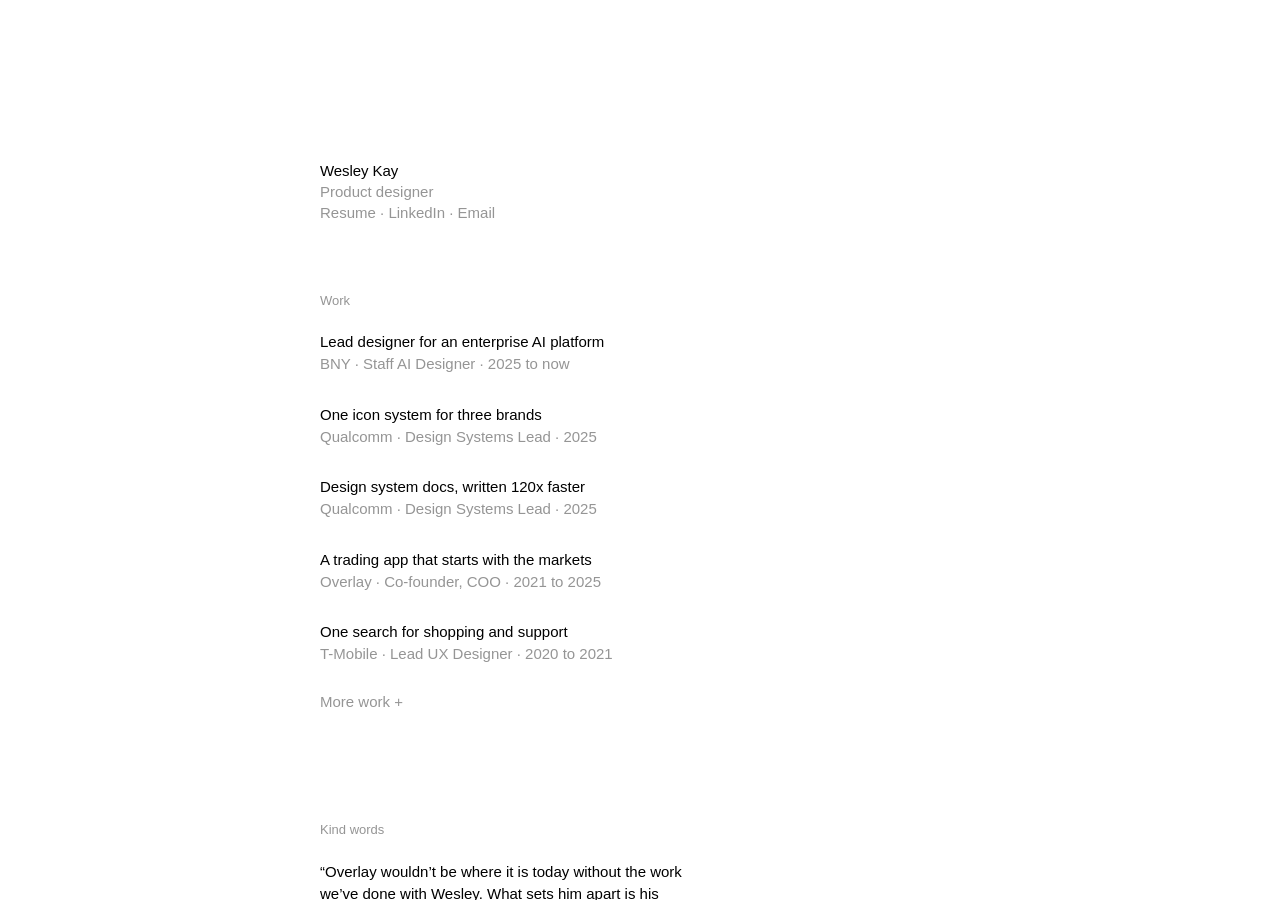
<file: index.html>
<!doctype html>
<html lang="en">
<head>
<meta charset="utf-8">
<meta name="viewport" content="width=device-width, initial-scale=1">
<title>Wesley Kay · Product designer</title>
<meta name="description" content="Wesley Kay, product designer. Selected projects from BNY, Qualcomm, T-Mobile, Overlay, CivilGrid, and more.">
<meta property="og:title" content="Wesley Kay · Product designer">
<meta property="og:description" content="Senior product designer. Currently design lead for the core experience of Eliza, BNY's enterprise AI platform.">
<meta property="og:type" content="website">
<meta name="theme-color" content="#ffffff" media="(prefers-color-scheme: light)">
<meta name="theme-color" content="#141414" media="(prefers-color-scheme: dark)">
<meta name="color-scheme" content="light dark">
<link rel="icon" href="data:,">
<style>
  :root {
    --ink: #000;          /* titles */
    --ink-2: #2b2b2b;     /* body copy */
    --ink-3: #555;        /* secondary copy, captions */
    --gray: #959595;      /* meta lines */
    --rule: #ececec;
    --bg: #fff;
    --pill: rgba(255,255,255,.78);
    --ring: rgba(0,0,0,.08);
    --ring-hover: rgba(0,0,0,.2);
    --dot: #9a9a9a;
    --veil: rgba(255,255,255,.97);
    --col: 380px;
    --gutter: 56px;
    --ease: cubic-bezier(.22, .7, .12, 1);
    --dur: 650ms;
  }
  * { box-sizing: border-box; margin: 0; padding: 0; }
  :root { color-scheme: light dark; }
  @media (prefers-color-scheme: dark) {
    :root {
      --ink: #f2f2f2; --ink-2: #d4d4d4; --ink-3: #a6a6a6; --gray: #8c8c8c; --rule: #2b2b2b;
      --bg: #141414; --pill: rgba(28,28,28,.8); --ring: rgba(255,255,255,.12); --ring-hover: rgba(255,255,255,.28);
      --dot: #5e5e5e; --veil: rgba(20,20,20,.97);
    }
  }
  html, body { height: 100%; background: var(--bg); }
  body {
    font-family: "Helvetica Neue", Helvetica, Arial, sans-serif;
    color: var(--ink-2);
    -webkit-font-smoothing: antialiased;
    overflow: hidden;
  }
  a { color: inherit; }

  /* ---------- the list column ---------- */
  /* the list column: a full-width scroller so the wheel works anywhere on the page */
  .col {
    position: fixed;
    top: 0; bottom: 0; left: 0;
    width: 100vw;
    overflow-y: auto;
    scrollbar-width: none;
    z-index: 2;
    transition: width 0s;
  }
  .col::-webkit-scrollbar { display: none; }
  .col-inner {
    width: var(--col);
    margin-left: calc(50vw - var(--col) / 2);
    padding: 18vh 0 14vh;
    position: relative;
  }
  /* desktop: the list starts a quarter of the way across, and the project opens beside it with a
     32px gap. The project stays put, centered in the window, while the list scrolls */
  @media (min-width: 1101px) {
    .col-inner { margin-left: 25vw; }
  }
  .peek {
    --peekw: calc(75vw - var(--col) - 32px);
    position: fixed; top: 0; height: 100vh; box-sizing: border-box; padding: var(--peektop, 18vh) 0 14vh; z-index: 3;
    left: calc(25vw + var(--col) + 32px);
    width: var(--peekw);
    opacity: 0; pointer-events: none; transition: opacity 260ms ease;
  }
  /* the text, then a strip of images below it that scrolls sideways */
  .cs { min-width: 0; max-width: 100%; }
  .deck { overflow: hidden; max-width: 100%; }
  .cs > .text { margin-top: 28px; }
  .cs > .text.head { margin-top: 0; }
  .cs > .head + .text { margin-top: 0; }
  .track { position: relative; display: flex; align-items: center; gap: 24px; transition: transform 450ms var(--ease); }
  .track.drag { transition: none; }
  .track { align-items: flex-start; gap: 16px; }
  .deck figure.slide { flex: 0 0 auto; width: min-content; margin: 0; transition: opacity 300ms; }
  .deck figure.slide figcaption { min-width: 240px; }
  .deck .slide img { display: block; width: auto; height: auto; max-height: var(--imgh, 32vh); max-width: calc(var(--peekw, 100vw) - 64px); cursor: zoom-in; }
  .deck figcaption { font-size: 13px; line-height: 1.5; color: var(--gray); margin-top: 10px; max-width: 320px; }
  .strip-nav { display: flex; align-items: center; gap: 12px; margin-top: 16px; font-size: 13px; color: var(--gray); font-variant-numeric: tabular-nums; }
  .strip-nav button { width: 32px; height: 32px; border: 1px solid var(--rule); border-radius: 50%; background: none; color: var(--ink); font: inherit; font-size: 15px; cursor: pointer; }
  .strip-nav button:hover:not(:disabled) { border-color: var(--ink); }
  .strip-nav button:disabled { opacity: .3; cursor: default; }
  .cs h2 { font-size: 20px; line-height: 1.25; letter-spacing: -0.01em; }
  .cs h2 + .meta { margin-top: 4px; margin-bottom: 16px; }
  .cs .meta.ndaline { margin-top: -8px; margin-bottom: 16px; }
  .dots { display: none; flex-direction: column; gap: 10px; position: fixed; left: 10px; top: 50%; transform: translateY(-50%); z-index: 6; }
  .dots button { position: relative; width: 4px; height: 4px; padding: 0; border: 0; background: var(--dot); cursor: pointer; }
  .dots button::before { content: ""; position: absolute; inset: -3px -8px; }
  .dots button.on { background: var(--ink); }
  /* keep the text off the window edge; the image strip still runs to the edge so the next image peeks in */
  .peek .text { max-width: min(520px, calc(100% - 32px)); }
  /* images match the text column's width */
  .peek .deck figure.slide { width: min(520px, calc(var(--peekw) - 32px)); }
  .peek .deck figure.slide figcaption { min-width: 0; }
  .peek .deck .slide img { width: 100%; height: auto; max-width: none; max-height: 70vh; object-fit: contain; object-position: left top; }
  .peek { overflow-y: auto; overscroll-behavior: contain; scrollbar-width: none; }
  body.open .peek { opacity: 1; pointer-events: auto; }
  body.open .peek.swap { opacity: 0; }
  @media (min-width: 1101px) {
    body:not(.full) .panel, body:not(.full) .close { display: none !important; }
    /* clicking an image opens the phone-style view: full screen, dots on the left */
    body.full .panel { left: 0; background: var(--bg); opacity: 1; transform: none; pointer-events: auto; z-index: 4; overflow: hidden; transition: none; }
    body.full .panel-inner { max-width: none; min-height: 100%; display: flex; flex-direction: column; justify-content: center; padding: 72px 0 48px; }
    /* the current slide sits centered; slides are only as wide as their image, so the next one always peeks in */
    body.full .panel .text { display: none; }
    body.full .panel .deck { margin-top: 0; }
    body.full .panel .track { align-items: center; gap: 24px; }
    body.full .panel .deck figure.slide { display: flex; flex-direction: column; align-items: center; text-align: center; }
    body.full .panel .deck figure.slide:not(.on) { opacity: .4; cursor: pointer; }
    body.full .panel .deck .slide img { height: auto; max-height: 78vh; max-width: calc(100vw - 300px); cursor: auto; }
    body.full .panel .deck figcaption { max-width: 560px; }
    body.full .panel .deck figure.slide.past { opacity: 0; }
    body.full .panel .strip-nav { display: none; }
    body.full .dots { display: flex; left: 28px; }
    body.full .close { left: 16px; opacity: 1; pointer-events: auto; transition-delay: 0ms; }
  }

  header { margin-bottom: 72px; }
  header h1 { font-size: 15px; font-weight: 500; color: var(--ink); letter-spacing: -0.005em; }
  header p { font-size: 15px; color: var(--gray); margin-top: 4px; }
  header nav { margin-top: 4px; font-size: 15px; color: var(--gray); }
  header nav a { text-decoration: none; color: var(--gray); transition: color 150ms; }
  header nav a:hover { color: var(--ink); }

  .group-label { font-size: 12px; color: var(--gray); letter-spacing: 0.02em; margin: 0 0 20px; }

  ol { list-style: none; }
  li + li { margin-top: 30px; }
  .item {
    display: block; width: 100%; text-align: left;
    background: none; border: 0; cursor: pointer;
    font: inherit; color: inherit;
  }
  .item .t { display: block; font-size: 15px; font-weight: 500; color: var(--ink); line-height: 1.35; transition: color 200ms; }
  .item .m { display: block; font-size: 15px; color: var(--gray); line-height: 1.35; margin-top: 2px; }
  .item .p { color: var(--gray); }
  .item:hover .t { text-decoration: underline; text-underline-offset: 3px; text-decoration-thickness: 1px; }
  body.open .item .t { color: var(--gray); }
  body.open .item[aria-current="true"] .t { color: var(--ink); }
  body.open .item:hover .t { color: var(--ink); }
  /* the focus box shows only while someone is tabbing, and goes away on any other key or click */
  .item:focus-visible { outline: none; }
  body.tabbing .item:focus-visible { outline: 1px solid var(--ink); outline-offset: 6px; }

  .label-other { margin-top: 88px; }
  .cs .eyebrow { font-size: 13px; color: var(--gray); margin-bottom: 10px; }
  .glance { margin-top: 40px; display: grid; grid-template-columns: repeat(auto-fit, minmax(180px, 1fr)); gap: 20px 28px; padding: 20px 0; border-top: 1px solid var(--rule); border-bottom: 1px solid var(--rule); }
  .glance dt { font-size: 13px; color: var(--gray); }
  .glance dd { font-size: 15px; color: var(--ink); margin-top: 3px; line-height: 1.4; }
  .note { margin-top: 40px; font-size: 13px; color: var(--gray); line-height: 1.5; }

  .more { margin-top: 112px; }
  .label { font-size: 13px; font-weight: 400; color: var(--gray); margin-bottom: 24px; }
  blockquote + blockquote { margin-top: 28px; }
  blockquote p { font-size: 15px; line-height: 1.5; color: var(--ink); }
  blockquote cite { display: block; font-style: normal; font-size: 15px; color: var(--gray); margin-top: 6px; }
  .prose { font-size: 15px; line-height: 1.55; color: var(--ink-2); }
  .prose + .prose { margin-top: 12px; }
  .plain { list-style: none; }
  .plain li + li { margin-top: 18px; }
  .plain .t { display: block; font-size: 15px; font-weight: 500; color: var(--ink); text-decoration: none; line-height: 1.35; }
  .plain .m { display: block; font-size: 15px; color: var(--gray); line-height: 1.35; margin-top: 2px; }
  a.out { text-decoration: none; }
  .arr { width: 0.62em; height: 0.62em; color: var(--gray); margin-left: 4px; vertical-align: 0.05em; transition: color 150ms; }
  a.out:hover .arr { color: var(--ink); }
  .cs .meta a.out { color: inherit; }
  .cs .meta a.out:hover { color: var(--ink); }
  a.t:hover { text-decoration: underline; text-underline-offset: 3px; text-decoration-thickness: 1px; }

  footer { margin-top: 112px; font-size: 13px; color: var(--gray); line-height: 1.5; }
  footer nav { font-size: 15px; margin-bottom: 12px; }
  footer nav a { text-decoration: none; color: var(--ink); }
  footer nav a:hover { text-decoration: underline; text-underline-offset: 3px; text-decoration-thickness: 1px; }
  .more-work { all: unset; cursor: pointer; display: block; margin-top: 28px; font-size: 15px; color: var(--gray); }
  .more-work::after { content: " +"; }
  .more-work[aria-expanded="true"]::after { content: " −"; }
  .more-work:hover { color: var(--ink); }
  body.tabbing .more-work:focus-visible { outline: 1px solid var(--ink); outline-offset: 6px; }
  #list-more { list-style: none; margin-top: 28px; }

  /* ---------- the case study panel ---------- */
  .panel {
    position: fixed;
    top: 0; bottom: 0; right: 0;
    left: calc(var(--gutter) + var(--col) + var(--gutter));
    overflow-y: auto;
    opacity: 0;
    transform: translateX(32px);
    pointer-events: none;
    transition: opacity 400ms var(--ease), transform var(--dur) var(--ease);
  }
  body.open .panel {
    opacity: 1; transform: none; pointer-events: auto;
    transition-delay: 180ms;
  }
  .panel-inner { max-width: 680px; padding: 18vh var(--gutter) 18vh 0; }
  .panel.swap .panel-inner { opacity: 0; transform: translateY(var(--dy, 8px)); }
  .panel-inner { transition: opacity 260ms ease, transform 360ms var(--ease); }

  /* Same pill on every screen size: "< Close" on desktop, "< Back" on mobile */
  .close {
    /* Desktop: flush with the case study's left edge. Mobile resets this to the corner. */
    position: fixed; top: 16px; left: calc(var(--gutter) + var(--col) + var(--gutter)); z-index: 5;
    display: inline-flex; align-items: center; gap: 4px;
    border: 0; cursor: pointer; font: inherit; font-size: 14px; color: var(--ink);
    padding: 8px 14px; border-radius: 999px; background: var(--pill);
    -webkit-backdrop-filter: blur(10px); backdrop-filter: blur(10px); box-shadow: 0 0 0 1px var(--ring);
    opacity: 0; pointer-events: none; transition: opacity 300ms, box-shadow 150ms;
  }
  body.open .close { opacity: 1; pointer-events: auto; transition-delay: 300ms; }
  .close:hover { box-shadow: 0 0 0 1px var(--ring-hover); }
  .close svg { width: 12px; height: 12px; margin-left: -3px; }
  .close .lbl-back { display: none; }

  .cs h2 { font-size: 28px; font-weight: 500; color: var(--ink); letter-spacing: -0.015em; line-height: 1.15; }
  .cs .meta { font-size: 15px; color: var(--gray); margin-top: 8px; }
  .cs .lede { font-size: 19px; line-height: 1.45; color: var(--ink); margin-top: 40px; letter-spacing: -0.005em; }
  .cs h3 { font-size: 15px; font-weight: 500; color: var(--ink); margin: 56px 0 12px; }
  .cs p { font-size: 15px; line-height: 1.6; color: var(--ink-2); }
  .cs p + p { margin-top: 14px; }
  .cs .nda {
    margin-top: 32px; padding-top: 16px; border-top: 1px solid var(--rule);
    font-size: 13px; line-height: 1.5; color: var(--gray);
  }
  .cs figure { margin: 40px 0; }
  .cs figure img { display: block; width: 100%; height: auto; cursor: zoom-in; }

  /* click an image to see it full size */
  .lightbox {
    position: fixed; inset: 0; z-index: 10;
    background: var(--veil);
    display: flex; overflow: auto;
    opacity: 0; pointer-events: none; transition: opacity 250ms ease;
    cursor: zoom-out;
  }
  .lightbox.on { opacity: 1; pointer-events: auto; }
  .lightbox img {
    margin: auto; padding: 48px;
    max-width: 100%; max-height: 100vh; object-fit: contain;
    transform: scale(.98); transition: transform 300ms var(--ease);
  }
  .lightbox.on img { transform: none; }
  /* wide images (tables, flows) get their real size and scroll sideways instead of shrinking */
  .lightbox.wide img { max-width: none; max-height: none; width: auto; height: calc(100vh - 96px); }
  /* tall images get their real width and scroll down */
  .lightbox.tall img { max-height: none; width: min(100%, 1100px); height: auto; margin: 0 auto; }
  .lightbox .cap { position: fixed; left: 0; right: 0; bottom: 20px; text-align: center; font-size: 13px; color: var(--gray); pointer-events: none; }
  .cs figcaption { font-size: 13px; line-height: 1.5; color: var(--gray); margin-top: 12px; max-width: 520px; }

  .stats { display: grid; grid-template-columns: repeat(auto-fit, minmax(140px, 1fr)); gap: 24px; margin-top: 48px; }
  .stats b { display: block; font-size: 28px; font-weight: 400; color: var(--ink); letter-spacing: -0.02em; }
  .stats span { display: block; font-size: 13px; color: var(--gray); margin-top: 4px; line-height: 1.4; }

  .rows { margin-top: 24px; border-top: 1px solid var(--rule); }
  .rows div { display: grid; grid-template-columns: 140px 1fr; gap: 16px; padding: 14px 0; border-bottom: 1px solid var(--rule); font-size: 15px; line-height: 1.45; }
  .rows dt { color: var(--ink); font-weight: 500; }
  .rows dd { color: var(--ink-3); }

  .next { margin-top: 80px; padding-top: 20px; border-top: 1px solid var(--rule); }
  .next button { background: none; border: 0; cursor: pointer; font: inherit; text-align: left; }
  .next .l { display: block; font-size: 13px; color: var(--gray); }
  .next .t { display: block; font-size: 15px; font-weight: 500; color: var(--ink); margin-top: 4px; }

  /* ---------- small screens: panel slides over the list ---------- */
  @media (max-width: 1100px) {
    .peek { display: none; }
    :root { --col: min(380px, calc(100vw - 48px)); --gutter: 24px; }
    .col-inner { padding-top: 12vh; }
    .col { transition: opacity 300ms; }
    body.open .col { width: 100vw; opacity: 0; pointer-events: none; }
    .panel { left: 0; background: var(--bg); transform: translateX(100%); opacity: 1; z-index: 4; }
    body.open .panel { transform: none; transition-delay: 0ms; }
    .panel-inner { padding: 88px 24px 80px; }
    /* phones: the panel scrolls when a project is taller than the screen. Past either end, up and down
       switch projects. Sideways moves through the images */
    .panel { overflow-y: auto; overscroll-behavior: contain; touch-action: pan-y; }
    .panel::-webkit-scrollbar { display: none; }
    .panel .panel-inner { min-height: 100%; display: flex; flex-direction: column; justify-content: center; padding: 72px 20px 48px 40px; }
    .panel .deck { margin-right: -20px; }
    /* images match the text width; the deck runs 20px past it so the next image peeks in */
    .panel .deck figure.slide { width: calc(100% - 20px); }
    .panel .deck figure.slide figcaption { min-width: 0; }
    .panel .deck .slide img { width: 100%; height: auto; max-width: none; max-height: 60vh; object-fit: contain; object-position: left top; }
    .panel .cs h2 { font-size: 22px; }
    body.open .dots { display: flex; }
    .close .lbl-close { display: none; }
    .close .lbl-back { display: inline; }
    .close { left: 16px; }
    .rows div { grid-template-columns: 1fr; gap: 2px; }
  }
  @media (prefers-reduced-motion: reduce) {
    * { transition-duration: 1ms !important; transition-delay: 0ms !important; }
  }
</style>
<style>
  /* Pulled 24px left (the script's bleed) so the scene's x = 0 still sits on the text edge */
  .case-animation { width: min(calc(100% + 24px), 364px); height: 138px; margin: -34px 0 18px -24px; overflow: hidden; pointer-events: none; }
  .case-animation canvas { display: block; width: 100%; height: 138px; image-rendering: pixelated; }
  .about-content { display: flow-root; }
  @media (max-width: 600px) { .case-animation { margin-top: -20px; } }
</style>
</head>
<body>

<div class="col" id="col"><div class="col-inner">
  <header>
    <h1>Wesley Kay</h1>
    <p>Product designer</p>
    <nav><a href="Wesley-Kay-Resume.pdf">Resume</a> · <a href="https://linkedin.com/in/wesley-kay">LinkedIn</a> · <a href="mailto:wesley.kay@gmail.com">Email</a></nav>
  </header>

  <h2 class="label">Work</h2>
  <ol id="list"></ol>
  <button class="more-work" id="more-work" aria-expanded="false" aria-controls="list-more">More work</button>
  <ol id="list-more" hidden></ol>


  <section class="more" id="kind-words">
    <h2 class="label">Kind words</h2>
    <blockquote><p>“Overlay wouldn’t be where it is today without the work we’ve done with Wesley. What sets him apart is his ability to see the bigger picture.”</p><cite>Lan Wolfer · CEO, Overlay Foundation</cite></blockquote>
    <blockquote><p>“Wesley is a holistic and critical thinker. It was a joy to collaborate with him on intricate design challenges.”</p><cite>Irene Barber · Design Director, Blink UX</cite></blockquote>
    <blockquote><p>“Wesley handled everything with what felt like ease, from design strategy and UX to marketing and branding.”</p><cite>Josh Mackanic · CEO &amp; Co-Founder, CivilGrid</cite></blockquote>
  </section>

  <section class="more" id="about">
    <h2 class="label">About</h2>
    <div class="about-content">
    <p class="prose">I design products. Before UX I got a Masters in Architecture, and I still think in systems. ~Eight years in, I've done enterprise AI, design systems, consumer navigation and search, and a DeFi startup I co-founded.</p>
    <p class="prose">Home is the PNW. When I'm not designing I'm with my kids skiing, cycling or picking blueberries.</p>
    </div>
  </section>

  <section class="more">
    <h2 class="label">Experience</h2>
    <ol class="plain">
      <li><a class="t out" href="https://www.bny.com/corporate/global/en/about-us/technology-innovation/artificial-intelligence.html" target="_blank" rel="noopener">BNY<svg class="arr" viewBox="0 0 10 10" aria-hidden="true"><path d="M2.5 7.5L7.5 2.5M3.5 2.5h4v4" fill="none" stroke="currentColor" stroke-width="1.1" stroke-linecap="round" stroke-linejoin="round"/></svg></a><span class="m">Senior (Staff) Designer · Contract · 2025 to now</span></li>
      <li><a class="t out" href="https://react.qui.qualcomm.com/components/overview" target="_blank" rel="noopener">Qualcomm<svg class="arr" viewBox="0 0 10 10" aria-hidden="true"><path d="M2.5 7.5L7.5 2.5M3.5 2.5h4v4" fill="none" stroke="currentColor" stroke-width="1.1" stroke-linecap="round" stroke-linejoin="round"/></svg></a><span class="m">Senior (Staff) Designer · Contract · 2024 to 2025</span></li>
      <li><span class="t">Contango</span><span class="m">Contract Product Designer · 2025 · Rubicon</span></li>
      <li><span class="t">Field Design Co.</span><span class="m">Founder, Principal Designer · 2023 to 2025 · CivilGrid and others</span></li>
      <li><a class="t out" href="https://numbergroup.xyz/" target="_blank" rel="noopener">Number Group<svg class="arr" viewBox="0 0 10 10" aria-hidden="true"><path d="M2.5 7.5L7.5 2.5M3.5 2.5h4v4" fill="none" stroke="currentColor" stroke-width="1.1" stroke-linecap="round" stroke-linejoin="round"/></svg></a><span class="m">Contract Product Designer · 2024 to 2025 · Stalk, Oxbow</span></li>
      <li><a class="t out" href="https://overlay.market/" target="_blank" rel="noopener">Overlay Protocol<svg class="arr" viewBox="0 0 10 10" aria-hidden="true"><path d="M2.5 7.5L7.5 2.5M3.5 2.5h4v4" fill="none" stroke="currentColor" stroke-width="1.1" stroke-linecap="round" stroke-linejoin="round"/></svg></a><span class="m">Co-founder, COO · 2021 to 2025</span></li>
      <li><a class="t out" href="https://www.t-mobile.com/" target="_blank" rel="noopener">T-Mobile<svg class="arr" viewBox="0 0 10 10" aria-hidden="true"><path d="M2.5 7.5L7.5 2.5M3.5 2.5h4v4" fill="none" stroke="currentColor" stroke-width="1.1" stroke-linecap="round" stroke-linejoin="round"/></svg></a><span class="m">Senior UX Designer, Lead · 2020 to 2021</span></li>
      <li><span class="t">Toptender</span><span class="m">UI/UX Consultant · 2019</span></li>
      <li><a class="t out" href="https://opolis.co/" target="_blank" rel="noopener">Opolis<svg class="arr" viewBox="0 0 10 10" aria-hidden="true"><path d="M2.5 7.5L7.5 2.5M3.5 2.5h4v4" fill="none" stroke="currentColor" stroke-width="1.1" stroke-linecap="round" stroke-linejoin="round"/></svg></a><span class="m">UI/UX Designer · 2018 to 2019</span></li>
    </ol>
  </section>


  <footer>
    <nav><a href="Wesley-Kay-Resume.pdf">Resume</a> · <a href="https://linkedin.com/in/wesley-kay">LinkedIn</a> · <a href="mailto:wesley.kay@gmail.com">Email</a></nav>
    <p>Wesley Kay · 2026 · Built with Claude.</p>
  </footer>
</div></div>

<button class="close" id="close" aria-label="Close"><svg viewBox="0 0 10 10" aria-hidden="true"><path d="M6.5 2L3.5 5l3 3" fill="none" stroke="currentColor" stroke-width="1.3" stroke-linecap="round" stroke-linejoin="round"/></svg><span class="lbl-close">Close</span><span class="lbl-back">Back</span></button>

<section class="panel" id="panel" aria-live="polite">
  <div class="panel-inner" id="panel-inner"></div>
</section>

<script>
const IMG = "images/";

// ---------- analytics: sends visit events to Wesley's own collector ----------
// Add ?notrack to any URL to stop tracking this browser (?track turns it back on).
const T = (() => {
  const ENDPOINT = location.hostname === "127.0.0.1" ? "http://127.0.0.1:8787/e"
    : location.hostname === "wloka-1.github.io" ? "https://snousty-1.tailc765e1.ts.net/portfolio-stats/e" : "";
  const store = (s, k, v) => { try { if (v === undefined) return s.getItem(k); s.setItem(k, v); } catch (e) {} };
  const qs = new URLSearchParams(location.search);
  if (qs.has("notrack")) store(localStorage, "pa_off", "1");
  if (qs.has("track")) { try { localStorage.removeItem("pa_off"); } catch (e) {} }
  const noop = { via: null, project() {}, slide() {}, event() {} };
  if (!ENDPOINT || store(localStorage, "pa_off") || navigator.webdriver) return noop;

  const id = () => Math.random().toString(36).slice(2, 10) + Date.now().toString(36);
  let visitor = store(localStorage, "pa_v");
  if (!visitor) { visitor = id(); store(localStorage, "pa_v", visitor); }
  // a new session after 30 minutes away
  let session = store(sessionStorage, "pa_s");
  const lastSeen = +store(sessionStorage, "pa_t") || 0;
  if (!session || Date.now() - lastSeen > 30 * 60 * 1000) { session = id(); store(sessionStorage, "pa_s", session); store(sessionStorage, "pa_m", ""); }
  let needMeta = !store(sessionStorage, "pa_m");
  let active = +store(sessionStorage, "pa_a") || 0;

  let queue = [];
  const send = beacon => {
    store(sessionStorage, "pa_t", String(Date.now()));
    store(sessionStorage, "pa_a", String(Math.round(activeNow())));
    if (!queue.length && !beacon) return;
    const body = { s: session, v: visitor, active: Math.round(activeNow()), ev: queue };
    if (needMeta) body.meta = { ref: document.referrer, url: location.href, hash: location.hash,
      screen: `${screen.width}x${screen.height}`, lang: navigator.language,
      tz: Intl.DateTimeFormat().resolvedOptions().timeZone };
    queue = [];
    const data = JSON.stringify(body);
    // text/plain keeps this a simple request, so the browser sends it without a preflight
    const ok = beacon && navigator.sendBeacon && navigator.sendBeacon(ENDPOINT, new Blob([data], { type: "text/plain" }));
    if (!ok) fetch(ENDPOINT, { method: "POST", body: data, keepalive: true, headers: { "Content-Type": "text/plain" } }).catch(() => {});
    needMeta = false; store(sessionStorage, "pa_m", "1");
  };
  // send a few seconds after something happens, so little is lost if the tab is killed
  let soon;
  const push = e => { queue.push({ t: Date.now(), ...e }); clearTimeout(soon); soon = setTimeout(send, 3000); if (queue.length > 40) send(); };

  // time only counts while the tab is visible and someone has touched the page in the last minute
  let visibleSince = document.visibilityState === "visible" ? performance.now() : null;
  const activeNow = () => active + (visibleSince != null ? performance.now() - visibleSince : 0);
  const timer = () => ({ ms: 0, since: visibleSince != null ? performance.now() : null });
  const pause = (t, at = performance.now()) => { if (t && t.since != null) { t.ms += Math.max(0, at - t.since); t.since = null; } };
  const resume = t => { if (t && t.since == null) t.since = performance.now(); };
  const total = t => t.ms + (t.since != null ? performance.now() - t.since : 0);

  let proj = null, slide = null;
  const endSlide = () => { if (slide) { push({ type: "slide", p: slide.p, i: slide.i, d: Math.round(total(slide.t)), how: slide.how }); slide = null; } };
  const endProject = () => { endSlide(); if (proj) { push({ type: "project", p: proj.p, d: Math.round(total(proj.t)), how: proj.how }); proj = null; } };

  const api = {
    via: null,
    project(p) {
      if (proj && proj.p === p) return;
      endProject();
      if (p) proj = { p, t: timer(), how: api.via || "url" };
    },
    slide(p, i) {
      if (!p || (slide && slide.p === p && slide.i === i)) return;
      endSlide();
      slide = { p, i, t: timer(), how: api.via || "open" };
    },
    event(type, extra = {}) { push({ type, p: proj?.p, ...extra }); },
  };

  // idle: no mouse, wheel, key, or touch for a minute (not scroll events, which the page fires itself). The minute itself counts as reading time,
  // then the clock stops until the next input. Catches windows left open behind other apps
  const IDLE = 60 * 1000;
  let lastInput = performance.now(), idle = false;
  const start = () => { visibleSince = performance.now(); resume(proj?.t); resume(slide?.t); };
  ["pointermove", "pointerdown", "keydown", "wheel", "touchstart"].forEach(type =>
    addEventListener(type, () => {
      lastInput = performance.now();
      if (idle && document.visibilityState === "visible") { idle = false; start(); }
    }, { capture: true, passive: true }));
  setInterval(() => {
    if (idle || visibleSince == null || performance.now() - lastInput < IDLE) return;
    idle = true;
    const at = lastInput + IDLE;
    active += Math.max(0, at - visibleSince); visibleSince = null;
    pause(proj?.t, at); pause(slide?.t, at);
  }, 5000);

  document.addEventListener("visibilitychange", () => {
    if (document.visibilityState === "hidden") {
      if (visibleSince != null) { active += performance.now() - visibleSince; visibleSince = null; }
      pause(proj?.t); pause(slide?.t);
      // close out what's open so a tab that never comes back still reports it
      const p = proj?.p, s = slide;
      endProject(); send(true);
      proj = p ? { p, t: { ms: 0, since: null }, how: "resume" } : null;
      slide = s ? { p: s.p, i: s.i, t: { ms: 0, since: null }, how: "resume" } : null;
    } else {
      lastInput = performance.now(); idle = false;
      start();
    }
  });
  addEventListener("pagehide", () => { endProject(); send(true); });
  setInterval(() => send(), 15000);

  // how far down the page people get
  const seen = new Set();
  const io = new IntersectionObserver(entries => entries.forEach(en => {
    const name = en.target.querySelector("h2")?.textContent.trim();
    if (en.isIntersecting && name && !seen.has(name)) { seen.add(name); push({ type: "section", name }); }
  }), { threshold: 0.4 });
  document.querySelectorAll("section.more").forEach(s => io.observe(s));

  // outbound links: resume, LinkedIn, email, company links
  document.addEventListener("click", e => {
    const a = e.target.closest("a[href]");
    if (!a) return;
    const label = a.textContent.trim().slice(0, 60) || a.hostname;
    push({ type: "link", label, href: a.href.slice(0, 200) });
    send(true);
  }, true);

  push({ type: "view", hash: location.hash });
  send();
  return api;
})();


const ORG_LINKS = {
  "BNY": "https://www.bny.com/corporate/global/en/about-us/technology-innovation/artificial-intelligence.html",
  "Qualcomm": "https://react.qui.qualcomm.com/components/overview",
  "Overlay": "https://overlay.market/",
  "T-Mobile": "https://www.t-mobile.com/",
  "Opolis": "https://opolis.co/"
};
const orgLink = org => ORG_LINKS[org]
  ? `<a class="out" href="${ORG_LINKS[org]}" target="_blank" rel="noopener">${org}<svg class="arr" viewBox="0 0 10 10" aria-hidden="true"><path d="M2.5 7.5L7.5 2.5M3.5 2.5h4v4" fill="none" stroke="currentColor" stroke-width="1.1" stroke-linecap="round" stroke-linejoin="round"/></svg></a>`
  : org;

const projects = [
  { id: "eliza", title: "Lead designer for an enterprise AI platform",
    org: "BNY", role: "Staff AI Designer", when: "2025 to now",
    text: "I lead design for the end-to-end experience of Eliza, BNY's internal AI platform, across web, mobile, tablet, and desktop. The work is under NDA, so I'm glad to walk through it in conversation." },
  { id: "icons", title: "One icon system for three brands",
    org: "Qualcomm", role: "Design Systems Lead", when: "2025",
    text: "Qualcomm's 1,500+ icon library shipped with the enterprise beta and is now public. Before it, Qualcomm, Snapdragon, and Dragonwing had three icon sets in use, and they disagreed. I audited them and set one size and stroke ramp, with separate rules for product icons and marketing icons. We built the library on Lucide, an open-source set, and I added a review path so custom icons had to earn their place. I also used AI to build a Figma importer that made every icon searchable.\n\nThe ramp runs from 12 to 40px on a 16px base, with stroke growing from 1px at the smallest size to 2.25px at the largest, signed off by marketing. Six sizes turned 1,500 icons into more than 10,000 assets, kept current with Lucide's quarterly updates. The review path caught duplicates and still let about 40 genuinely new icons in." ,
    shots: [
      ["covers/icons.jpg", ""],
      ["qualcomm/icon-decision-tree.png", "Four of the five paths end in reusing an icon. Only one ends at a request to the system team."],
      ["qualcomm/icon-ramp-comparison.png", "Sizes, strokes, and names across three sets, with the recommendation on the right of each table."],
      ["qualcomm/Ramp.png", "The utility ramp. Size and stroke move together."],
      ["qualcomm/Sizing.png", "Pick from the ramp instead of scaling by eye."],
      ["qualcomm/icon-scaling.png", "Each rule shipped with a do and a don't."],
      ["qualcomm/icon-contextual-use.png", "Utility icons do a job. Decoration goes to the marketing set."]
    ] },
  { id: "search", title: "One search for shopping and support",
    org: "T-Mobile", role: "Lead UX Designer", when: "2020 to 2021",
    text: "Zero-result searches fell to 0.7% because we built a page for searches with no results, and search usage rose 24% because we added a search button to the home page. Searching \"iPhone\" on T-Mobile could mean buying one, finding a case, or fixing the one you have, and about 13% of searches used to return nothing. I joined mid-project and led design and research direction across web and mobile. Suggestions helped people form the query, account searches put tasks like paying a bill first, and results split into phones, accessories, and support." ,
    shots: [
      ["tmo/results-magenta.png", "Same query across product and support views."],
      ["tmo/objectives-white.png", "The objectives from the project brief: reduce cost, increase revenue, improve CSAT, improve usability."],
      ["tmo/heatmap-white.png", "Clicks after searching \"pay bill\" on the old results page."],
      ["tmo/partial-white.png", "A partial \"iPh\" offers both phones and support."],
      ["tmo/wireframe-white.png", "Wireframe for \"pay my bill.\" The task is one click away, above the articles."],
      ["tmo/way-out.png", "An explicit way out when the content lives elsewhere."]
    ] },
  { id: "civil-conflicts", title: "Finding what's in the way before you dig",
    org: "CivilGrid", role: "Design consultant", when: "2025",
    text: "CivilGrid's conflict reports shipped, and a search engineers used to do by hand for every project now comes from the map in four inputs. Before a utility project breaks ground, they have to find everything it could collide with: paving moratoria, other planned projects, city and county lines, existing utilities. I designed the reports, then turned the report into a list teams work through over weeks, with a status on every conflict." ,
    shots: [
      ["covers/civil-conflicts.jpg", ""],
      ["civilgrid/conflict-types.jpg", "Four kinds of conflict, each with how many overlaps there are and how many need attention."],
      ["civilgrid/conflicts.png", "Every conflict gets a status and a color that matches the map."],
      ["civilgrid/conflicts-by-city.jpg", "Conflicts grouped by city, with every overlapping project drawn on the map."],
      ["civilgrid/utility-data.png", "Click any utility on the map to see who owns it, what it's made of, and when the data was loaded."],
      ["civilgrid/project-nav.png", "Inside a project, the left nav groups general info, analysis, and the project's maps."],
      ["civilgrid/new-report.png", "The map stays live while you set up the report."],
      ["civilgrid/report.png", "Moratoria within half a mile of the project, with overlap, dates, and a contact for each."]
    ] },
  { id: "overlay-app", title: "A trading app that starts with the markets",
    org: "Overlay", role: "Co-founder, COO", when: "2021 to 2025",
    text: "Overlay raised a $4M seed and grew from 3 to 25 people. I co-founded it and ran design. It's a protocol for trading niche data markets. The first app opened on trade controls, which only worked for people who already knew what they wanted. Over four iterations I moved the first screen to a list of markets, then featured markets, so people understood what they were betting on before they bet." ,
    shots: [
      ["covers/overlay-app.jpg", ""],
      ["overlay1.png", "The final app on mobile and desktop."],
      ["overlay8.png", "Left to right: trade controls first, then market discovery first."],
      ["overlay2.png", "A working product could still be too expensive to use."]
    ] },
  { id: "rubicon", title: "Staking and bridging, simple enough to do drunk",
    org: "Contango", role: "Product Designer, contract", when: "2025",
    text: "Project Rubicon launched in November 2025. It lets Bittensor holders stake their tokens and bridge them to Base for liquidity pools. That's four steps across three chains, and the founder's bar was that you could do it drunk. I laid the steps out as one numbered column, with the chains, rate, fees, and wallet for each step shown right where you need them. After launch I designed the dashboard." ,
    shots: [
      ["covers/rubicon.jpg", ""],
      ["contango/stake.png", "Four steps, one column. The chain chips on each step say where your tokens are going."],
      ["contango/confirm.png", "The last check before a cross-chain move."]
    ] },
  { id: "patterns", title: "UX patterns across Qualcomm's products",
    org: "Qualcomm", role: "Design Systems Lead", when: "2025",
    text: "My UX pattern research got Qualcomm's leadership to agree on the roadmap. Component specs couldn't answer what product designers kept asking me, like whether filters go above a table or in its columns. I interviewed designers and leadership, collected examples from shipping products, and set a framework that separates reusable layouts from guidance on when to use them. I also proposed three libraries (UX patterns, components, foundations) so teams stopped using the same words for different things." ,
    shots: [
      ["qualcomm/system-definitions.png", "One vocabulary for the whole system, from design patterns down to primitives."]
    ] },
  { id: "docs", title: "Design system docs, written 120x faster",
    org: "Qualcomm", role: "Design Systems Lead", when: "2025", tools: "Claude",
    text: "60 fully documented components went out for Qualcomm's enterprise beta with 120x less writing effort. I owned the documentation for the design system and drew every component illustration. Moving a doc into the CMS by hand took about two hours, so I built a workflow that drafts docs and converts them, with designers reviewing the output.\n\nThe workflow cut that two hours to minutes across 55 pages. Not everything worked: generating illustrations with AI failed, so we switched to templates and I drew them. Every doc went through draft, peer review, final review, and publish. When budget cuts took the team down to two, I left a prompt guide so the docs could keep going without me." ,
    shots: [
      ["covers/docs.jpg", ""],
      ["qualcomm/qds-components-1.png", ""],
      ["qualcomm/doc-wireframes.png", "Page templates for home, foundations, a foundation page, and a component page."],
      ["qualcomm/qds-components-2.png", "The repeated grid and connectors keep the family consistent while each drawing explains a different component."],
      ["qualcomm/doc-illustration-howto.png", "The same language for guideline pages: a library feeding components into a product."]
    ] },
  { id: "civil-draw", title: "Drawing on the map before there's a project",
    org: "CivilGrid", role: "Design consultant", when: "2024 to 2025",
    text: "CivilGrid shipped map-first, with Civil Draw on the home screen. About 80% of its new users didn't have a project yet, and the business only earns when someone creates one. Civil Draw, the drawing tool, was the bridge, but people forgot it existed after training. I made the app map-first with Civil Draw on the home screen, let people draw now and save to a project later, and moved sharing to the top right where people expect it." ,
    shots: [
      ["covers/civil-draw.jpg", ""],
      ["civilgrid/map-home.png", "Home is the map, with every project on it."],
      ["civilgrid/draw-tools.png", "Drawing tools sit along the bottom of the map: polygon, line, marker, text, image, stamp."],
      ["civilgrid/civil-draw.png", "Civil Draw on the map: drawing tools along the bottom, objects and modes in the corners."],
      ["civilgrid/name-project.jpg", "Draw first, then turn the drawing into a project: name it, add scope, and the area and size carry over."]
    ] },
  { id: "civil-downloads", title: "Data downloads people can finish themselves",
    org: "CivilGrid", role: "Design consultant", when: "2025",
    text: "Data downloads shipped as a two-step wizard people can finish on their own. About half of CivilGrid's download requests didn't actually need approval. They came from confusing defaults, like layers pre-selected with no data in the area. The wizard separates included, available, and restricted layers, blocks empty ones, and shows restrictions up front. Anything that does need approval goes through its own tracked request." },
  { id: "civil-ai", title: "AI answers from agency rulebooks",
    org: "CivilGrid", role: "Design consultant", when: "2025",
    text: "Civil engineers dig through long agency PDFs for permit rules and clearances. CivilGrid wanted an LLM to read them and answer per project. I designed how that shows up: a few insights pre-loaded for each project, room to ask more, and a cited source on every answer, because an engineer won't trust a number without one. This was early exploration when my engagement ended." },
  { id: "corn-bridge", title: "A Bitcoin bridge you can read at a glance",
    org: "Stalk", role: "Product Designer, contract", when: "2025",
    text: "Stalk's bridge shipped with one input and the whole transfer spelled out. It was where people got stuck. I cut it down and put everything in plain terms: what you send, what you get, how long it takes, and the fees. The same screen handles three kinds of transfer, and your history stays open beside it." },
  { id: "corn-token", title: "Checking, claiming, and staking an airdrop",
    org: "Stalk", role: "Product Designer, contract", when: "2025",
    text: "Stalk's token launch shipped with the pages I designed for checking, claiming, and staking the airdrop. The token replaced its points program. I mapped six ways people could arrive so each one ended at a wallet that could claim, kept the points-to-token math behind a hover, and showed the yield for every staking period up front." },
  { id: "stalk", title: "A meme coin launcher styled like a trading terminal",
    org: "Stalk", role: "Product Designer, contract", when: "2024",
    text: "Stalk Market launched as a meme coin launchpad styled like a trading terminal. It had to feel familiar to pump.fun users and still look like its own thing, so I took it from soft and rounded to sharp corners, a black base, and an orange accent. The home screen leads with what traders watch, and a chat with clickable cashtags sits beside the market." ,
    shots: [
      ["covers/stalk.jpg", ""],
      ["stalk/home-desktop.png", "Desktop home. Tokens on the left, live video and the troll box on the right."],
      ["stalk/concepts.png", "Five concepts, left to right. The layout barely moves. The attitude does."],
      ["stalk/mobile.png", "Mobile home, the troll box tab, and the trade drawer on a token page."]
    ] },
  { id: "oxbow", title: "An admin console for a compliant privacy pool",
    org: "Oxbow", role: "Product Designer, contract", when: "2025",
    text: "Oxbow's admin console shipped, along with the deposit and withdrawal flows. Oxbow is a privacy pool. You deposit crypto and later withdraw it to a fresh address, with a zero-knowledge proof breaking the link between the two. To stay compliant, admins decide which deposits are allowed in. I designed the console where they make those calls." ,
    shots: [
      ["covers/oxbow.jpg", ""],
      ["oxbow/admin.png", "Totals up top, every deposit below, with a date filter open."],
      ["oxbow/transactions.png", "Status and flag side by side, with the reviewer's actions at the end of each row."],
      ["oxbow/withdraw-proof.png", "The wait, made visible."]
    ] },
  { id: "overlay-brand", title: "Scientists and cats: a brand and component library",
    org: "Overlay", role: "Co-founder, COO", when: "2021 to 2025",
    text: "Overlay's brand and shared component library were adopted across the product. The protocol was technically deep, and the brand didn't have to be. I wrote the design ethos and built the early identity, then brought in an agency as it matured. With our front-end lead I built a shared component library that covered behavior as well as looks, so new features didn't re-decide every control." ,
    shots: [
      ["covers/overlay-brand.jpg", ""],
      ["overlay5.png", "The mark went from two rings to one with a wave, and the pixel cat grew up."],
      ["overlay3.png", "The ethos. Cats knock things off the shelf, which is a decent way to design for everything."],
      ["overlay4.png", "Pending, inactive, and selected states alongside responsive headers."],
      ["overlay6.png", "Referrals on mobile: before connecting, entering a code, and earning."]
    ] },
  { id: "unav", title: "Universal navigation across 30 sites",
    org: "T-Mobile", role: "Lead UX Designer", when: "2020 to 2021",
    text: "T-Mobile's universal navigation grew from 16 to 30 sites, navigation usage rose 23%, and it serves 40M+ monthly users. I led it: the shared header and menu across T-Mobile's websites." },
];

// BNY, Qualcomm (except the UX patterns work), and CivilGrid's AI answers were built with Claude. Everything else was designed in Figma
projects.forEach(p => { p.tools = p.org === "BNY" ? "" : (p.org === "Qualcomm" || p.id === "civil-ai") && p.id !== "patterns" ? "Claude" : "Figma"; });
projects.find(p => p.id === "docs").tools = "Claude, Figma";

// what was mine, stated plainly. Reviewers reject work when ownership is unclear
const PART = {
  BNY: "Lead designer on Eliza's core experience",
  Qualcomm: "Design systems lead, with designers, engineers, and PMs from several firms",
  CivilGrid: "Sole designer, through my studio",
  Overlay: "Co-founder, led all product design and brand",
  Contango: "Sole designer: strategy, flows, and UI",
  Stalk: "Product designer, working with two developers",
  Oxbow: "Product designer, merging an outside designer's wireframes with the in-house team's",
};
projects.forEach(p => { p.part = PART[p.org]; });
Object.assign(projects.find(p => p.id === "search"), { part: "Only designer on a three-person team" });
Object.assign(projects.find(p => p.id === "unav"), { part: "Lead designer" });
Object.assign(projects.find(p => p.id === "overlay-brand"), { part: "Co-founder. Set the early identity, then directed an agency, and built the library with our front-end lead" });

// group by company, newest company first, then newest project first within it.
// Dates sort by start year, then end year ("now" counts as this year). Ties keep their written order
const years = w => { const [a, b] = w.split(" to "); return [+a, b === "now" ? new Date().getFullYear() : +(b || a)]; };
const newer = (p, q) => p[0] - q[0] || p[1] - q[1];
const orgs = new Map();
projects.forEach((p, i) => {
  const y = years(p.when), g = orgs.get(p.org);
  if (!g) orgs.set(p.org, { y, i });
  else if (newer(y, g.y) > 0) g.y = y;
});
projects.forEach((p, i) => { p._i = i; });
projects.sort((x, y) => {
  const gx = orgs.get(x.org), gy = orgs.get(y.org);
  return newer(gy.y, gx.y) || gx.i - gy.i || newer(years(y.when), years(x.when)) || x._i - y._i;
});

// the best 6 to 8 lead. Everything else sits under "More work", in the same order
const FEATURED = ["eliza", "icons", "docs", "overlay-app", "search"];
projects.forEach(p => { p.featured = FEATURED.includes(p.id); });
// featured projects keep the order written above, strongest first
const rank = p => p.featured ? FEATURED.indexOf(p.id) : FEATURED.length;
projects.sort((x, y) => rank(x) - rank(y));

const list = document.getElementById("list");
const panel = document.getElementById("panel");
const inner = document.getElementById("panel-inner");

const itemHTML = p => `
  <li><button class="item" data-id="${p.id}">
    <span class="t">${p.title}</span>
    <span class="m">${p.org} · ${p.role} · ${p.when}</span>
  </button></li>`;
list.innerHTML = projects.filter(p => p.featured).map(itemHTML).join("");
const moreList = document.getElementById("list-more");
moreList.innerHTML = projects.filter(p => !p.featured).map(itemHTML).join("");
const moreBtn = document.getElementById("more-work");
const showMore = (on = true) => { moreList.hidden = !on; moreBtn.setAttribute("aria-expanded", on); moreBtn.textContent = on ? "Less work" : "More work"; };
moreBtn.addEventListener("click", () => showMore(moreList.hidden));

const peek = document.createElement("div");
peek.className = "peek";
document.body.appendChild(peek);
const col = document.getElementById("col");
const desktop = matchMedia("(min-width: 1101px)");
const dots = document.createElement("nav");
dots.className = "dots";
dots.innerHTML = projects.map(p => `<button data-id="${p.id}" aria-label="${p.title}"></button>`).join("");
document.body.appendChild(dots);

const deckHTML = p => `<div class="cs">
  <div class="text head">
    <h2>${p.title}</h2>
    <p class="meta">${orgLink(p.org)} · ${p.role} · ${p.when}</p>
      </div>
  ${p.shots ? `<div class="deck"><div class="track">${p.shots.map(([src, cap]) => `<figure class="slide"><img src="${IMG}${src}" alt="${cap.replace(/"/g, "&quot;")}">${cap ? `<figcaption>${cap}</figcaption>` : ""}</figure>`).join("")}</div></div>` : ""}
  ${p.shots?.length > 1 ? `<div class="strip-nav"><button data-d="-1" aria-label="Previous image">←</button><span class="count">1 / ${p.shots.length}</span><button data-d="1" aria-label="Next image">→</button></div>` : ""}
  <div class="text">
    ${p.text.split("\n\n").map(t => `<p>${t}</p>`).join("")}
    ${p.part ? `<p class="meta">My part · ${p.part}</p>` : ""}
    ${p.tools ? `<p class="meta">Tools · ${p.tools}</p>` : ""}
  </div>
</div>`;

let cur = -1, si = 0;
// animate only when someone moves between slides; layout fixes (opening, resizing, images loading) snap
function setSlide(n, animate = true) {
  // in the full-screen view, going left past the first image goes back to the text
  if (n < 0 && full()) return exitFull();
  const max = (projects[cur]?.shots || []).length - 1;
  si = Math.max(0, Math.min(max, n));
  T.slide(projects[cur]?.id, si);
  for (const track of document.querySelectorAll(".track")) {
    const el = track.children[si];
    // in the desktop full-screen view the current slide is centered
    const centered = full() && track.closest(".panel");
    const x = centered ? el.offsetLeft - (track.parentNode.clientWidth - el.offsetWidth) / 2
      : Math.min(el.offsetLeft, Math.max(0, track.scrollWidth - track.parentNode.clientWidth));
    if (!animate) track.classList.add("drag");
    track.style.transform = `translateX(${-x}px)`;
    if (!animate) { track.offsetWidth; track.classList.remove("drag"); }
    [...track.children].forEach((el, i) => { el.classList.toggle("on", i === si); el.classList.toggle("past", i < si); });
  }
  for (const nav of document.querySelectorAll(".strip-nav")) {
    nav.querySelector(".count").textContent = `${si + 1} / ${max + 1}`;
    nav.querySelector('[data-d="-1"]').disabled = si === 0;
    nav.querySelector('[data-d="1"]').disabled = si === max;
  }
}
// the project is fixed in place on desktop, so there's nothing to position
// the project's headline starts level with the "Work" label (where it sits before the list scrolls)
const workLabel = document.querySelector(".col-inner .label");
function peekTop() { return workLabel.getBoundingClientRect().top + col.scrollTop; }
function placePeek() { if (desktop.matches) document.documentElement.style.setProperty("--peektop", Math.round(peekTop()) + "px"); }
// arrow keys can select an item that's scrolled out of view, so bring it back
function keepOnScreen() {
  if (!desktop.matches) return;
  const b = document.querySelector('.item[aria-current="true"]');
  if (!b) return;
  const r = b.getBoundingClientRect();
  const by = r.bottom > innerHeight - 32 ? r.bottom - innerHeight + 64 : r.top < 32 ? r.top - 64 : 0;
  if (by) col.scrollBy({ top: by, behavior: "smooth" });
}
// phones: images shrink a little to fit under the text, but never so small they can't be read
function fitImages() {
  const deck = inner.querySelector(".deck");
  if (!deck || desktop.matches) return;
  const room = panel.clientHeight - 120 - inner.querySelector(".head").offsetHeight - 28 - 110;
  deck.style.setProperty("--imgh", Math.round(Math.max(240, Math.min(room, innerHeight * 0.42))) + "px");
}
// desktop: longer text leaves less room, so images give way first (down to 200px) to keep it all on screen
function fitPeek() {
  const deck = peek.querySelector(".deck");
  if (!deck || !desktop.matches) return;
  const rest = peek.firstElementChild.offsetHeight - deck.offsetHeight;
  const room = innerHeight - peekTop() - rest - 40;
  deck.style.setProperty("--imgh", Math.round(Math.max(200, Math.min(room, innerHeight * 0.32))) + "px");
}
function render(p) {
  inner.innerHTML = deckHTML(p);
  peek.innerHTML = deckHTML(p);
  fitImages();
  fitPeek();
  peek.querySelectorAll("img").forEach(img => img.addEventListener("load", placePeek));
  inner.querySelectorAll("img").forEach(img => img.addEventListener("load", () => full() && setSlide(si, false)));
  setSlide(0, false);
  placePeek();
  keepOnScreen();
  panel.scrollTop = 0;
  peek.scrollTop = 0;
}
addEventListener("resize", () => { fitImages(); fitPeek(); setSlide(si, false); placePeek(); });

function open(id, push = true, dir = 1) {
  const i = projects.findIndex(x => x.id === id);
  if (i < 0) return close(false);
  const p = projects[i];
  const wasOpen = document.body.classList.contains("open");
  cur = i;
  // a new project always opens on its text, even from the full-screen image view
  document.body.classList.remove("full");
  if (!p.featured) showMore();
  T.project(id);
  document.querySelectorAll(".item").forEach(b => b.setAttribute("aria-current", b.dataset.id === id));
  dots.querySelectorAll("button").forEach(b => b.classList.toggle("on", b.dataset.id === id));
  if (wasOpen) {
    panel.style.setProperty("--dy", dir > 0 ? "-24px" : "24px");
    panel.classList.add("swap"); peek.classList.add("swap");
    setTimeout(() => { render(p); panel.classList.remove("swap"); peek.classList.remove("swap"); }, 220);
  } else {
    render(p);
    document.body.classList.add("open");
  }
  if (push) history.pushState(null, "", "#" + id);
  else history.replaceState(null, "", "#" + id);
}

const full = () => document.body.classList.contains("full");
function enterFull() { document.body.classList.add("full"); setSlide(si, false); T.event("full", { i: si }); }
function exitFull() { document.body.classList.remove("full"); setSlide(si, false); placePeek(); }
function close(push = true) {
  cur = -1;
  T.project(null);
  document.body.classList.remove("open", "full");
  document.querySelectorAll(".item").forEach(b => b.removeAttribute("aria-current"));
  if (push) history.pushState(null, "", location.pathname);
  else history.replaceState(null, "", location.pathname);
}

// move to the next or previous project. Past the last one, go back to the page at Kind words
function step(d) {
  if (cur < 0) return open(projects[0].id);
  const n = cur + d;
  if (n >= projects.length) {
    close(false);
    const k = document.getElementById("kind-words");
    col.scrollTo({ top: k.offsetTop - 120, behavior: desktop.matches ? "smooth" : "auto" });
  } else if (n < 0) close(false);
  else open(projects[n].id, false, d);
}

document.addEventListener("click", e => {
  T.via = e.target.closest(".dots") ? "dot" : "click";
  const sn = e.target.closest(".strip-nav button");
  if (sn) return setSlide(si + +sn.dataset.d);
  const slide = e.target.closest(".slide");
  if (slide) {
    const n = [...slide.parentNode.children].indexOf(slide);
    const img = e.target.closest("img");
    // desktop: any image opens the full-screen view on that image. Phones: the zoomable lightbox
    if (desktop.matches) { if (!full()) { si = n; enterFull(); } else if (n !== si) setSlide(n); }
    else if (img) openLightbox(img);
    return;
  }
  const b = e.target.closest("[data-id]");
  if (!b && full()) { if (!e.target.closest(".close, a")) exitFull(); return; }
  if (!b) {
    // desktop: clicking anywhere else closes it
    if (desktop.matches && document.body.classList.contains("open") && !e.target.closest(".peek, a, .lightbox")) close();
    return;
  }
  if (b.classList.contains("item") && b.getAttribute("aria-current") === "true") return close();
  open(b.dataset.id);
});

// trackpad: a swipe moves one slide (or, in the full-screen view, up and down change project).
// After a swipe the trackpad keeps sending fading "momentum" events. Those are ignored, but a
// new swipe shows up as the deltas growing again, and that unlocks right away
let wx = 0, wy = 0, wLock = false, wFading = false, wLast = 0, wTimer;
document.addEventListener("wheel", e => {
  T.via = "trackpad";
  if (!document.body.classList.contains("open") || !desktop.matches) return;
  const sideways = Math.abs(e.deltaX) > Math.abs(e.deltaY);
  // vertical scrolling moves only what the pointer is over: the project scrolls itself (if it is
  // taller than the window), and everywhere else scrolls the list
  if (!sideways && !full()) return;
  e.preventDefault();
  const mag = Math.max(Math.abs(e.deltaX), Math.abs(e.deltaY));
  if (wLock && mag < wLast) wFading = true;
  if (wLock && wFading && mag > 4 && mag > wLast * 1.4) { wLock = false; wx = wy = 0; }
  wLast = mag;
  clearTimeout(wTimer);
  wTimer = setTimeout(() => { wLock = false; wx = wy = 0; wLast = 0; }, 100);
  if (wLock) return;
  if (sideways) wx += e.deltaX; else wy += e.deltaY;
  const fire = d => { wLock = true; wFading = false; wx = wy = 0; d(); };
  if (Math.abs(wx) > 30) { const d = Math.sign(wx); fire(() => setSlide(si + d)); }
  else if (Math.abs(wy) > 30) { const d = Math.sign(wy); fire(() => step(d)); }
}, { passive: false });

// phones: swipe up or down to change project, sideways to move through slides
let touch = null;
panel.addEventListener("touchstart", e => {
  const t = e.touches[0];
  touch = { x: t.clientX, y: t.clientY, dx: 0, dy: 0, axis: null,
    top: panel.scrollTop <= 0, bottom: panel.scrollTop + panel.clientHeight >= panel.scrollHeight - 1 };
}, { passive: true });
panel.addEventListener("touchmove", e => {
  if (!touch) return;
  const t = e.touches[0];
  touch.dx = t.clientX - touch.x; touch.dy = t.clientY - touch.y;
  if (!touch.axis && Math.hypot(touch.dx, touch.dy) > 10) touch.axis = Math.abs(touch.dx) > Math.abs(touch.dy) ? "x" : "y";
  if (!touch.axis) return;
  // vertical moves scroll the panel natively until it's at the end in that direction
  if (touch.axis === "y" && !(touch.dy < 0 ? touch.bottom : touch.top)) { touch.axis = "scroll"; }
  if (touch.axis === "scroll") return;
  e.preventDefault();
  const track = inner.querySelector(".track");
  if (touch.axis === "x" && !track) return;
  if (touch.axis === "x") {
    track.classList.add("drag");
    track.style.transform = `translateX(${-Math.min(track.children[si].offsetLeft, Math.max(0, track.scrollWidth - track.parentNode.clientWidth)) + touch.dx}px)`;
  } else {
    inner.style.transition = "none";
    inner.style.transform = `translateY(${touch.dy * 0.3}px)`;
  }
}, { passive: false });
panel.addEventListener("touchend", () => {
  T.via = "swipe";
  if (!touch) return;
  const { axis, dx, dy } = touch;
  touch = null;
  if (axis === "x") {
    inner.querySelector(".track")?.classList.remove("drag");
    if (dx < -50) setSlide(si + 1);
    else if (dx > 50 && si === 0) close();
    else if (dx > 50) setSlide(si - 1);
    else setSlide(si);
  } else if (axis === "y") {
    inner.style.transition = ""; inner.style.transform = "";
    if (dy < -50) step(1); else if (dy > 50) step(-1);
  }
});

document.getElementById("close").addEventListener("click", () => full() ? exitFull() : close());
const lb = document.createElement("div");
lb.className = "lightbox";
lb.innerHTML = '<img alt=""><div class="cap"></div>';
document.body.appendChild(lb);
const lbImg = lb.querySelector("img"), lbCap = lb.querySelector(".cap");
function openLightbox(img) {
  lbImg.src = img.src; lbImg.alt = img.alt;
  const cap = img.closest("figure")?.querySelector("figcaption");
  lbCap.textContent = cap ? cap.textContent : "";
  // very wide images would be unreadable shrunk to the window, so show them tall and let them scroll
  const ratio = img.naturalWidth / img.naturalHeight;
  lb.classList.toggle("wide", ratio > 2.6);
  lb.classList.toggle("tall", ratio < 0.6);
  lb.classList.add("on");
  lb.scrollLeft = 0; lb.scrollTop = 0;
}
function closeLightbox() { lb.classList.remove("on"); }
lb.addEventListener("click", closeLightbox);

document.addEventListener("keydown", e => document.body.classList.toggle("tabbing", e.key === "Tab"), true);
document.addEventListener("pointerdown", () => document.body.classList.remove("tabbing"), true);
document.addEventListener("keydown", e => {
  T.via = "key";
  if (e.key === "Escape") return lb.classList.contains("on") ? closeLightbox() : full() ? exitFull() : close();
  if (lb.classList.contains("on") || e.metaKey || e.ctrlKey || e.altKey) return;
  const isOpen = document.body.classList.contains("open");
  if (e.key === "ArrowDown") {
    // from the closed page, down arrow selects the first project while the list is in view
    if (!isOpen && list.getBoundingClientRect().top > innerHeight) return;
    if (!isOpen && list.getBoundingClientRect().bottom < 0) return;
    e.preventDefault(); step(1);
  } else if (isOpen && e.key === "ArrowUp") { e.preventDefault(); step(-1); }
  else if (isOpen && e.key === "ArrowRight") { e.preventDefault(); setSlide(si + 1); }
  else if (isOpen && e.key === "ArrowLeft") { e.preventDefault(); setSlide(si - 1); }
});
window.addEventListener("popstate", () => (T.via = "back", location.hash) ? open(hashId(), false) : close(false));
const RETIRED = ["ai-home", "ai-navigation", "agent-dashboard", "workspaces", "task-model", "light-mode"];
const hashId = () => { const h = location.hash.slice(1); return RETIRED.includes(h) ? "eliza" : h; };
if (location.hash) open(hashId(), false);
</script>
</body>
</html>
</file>
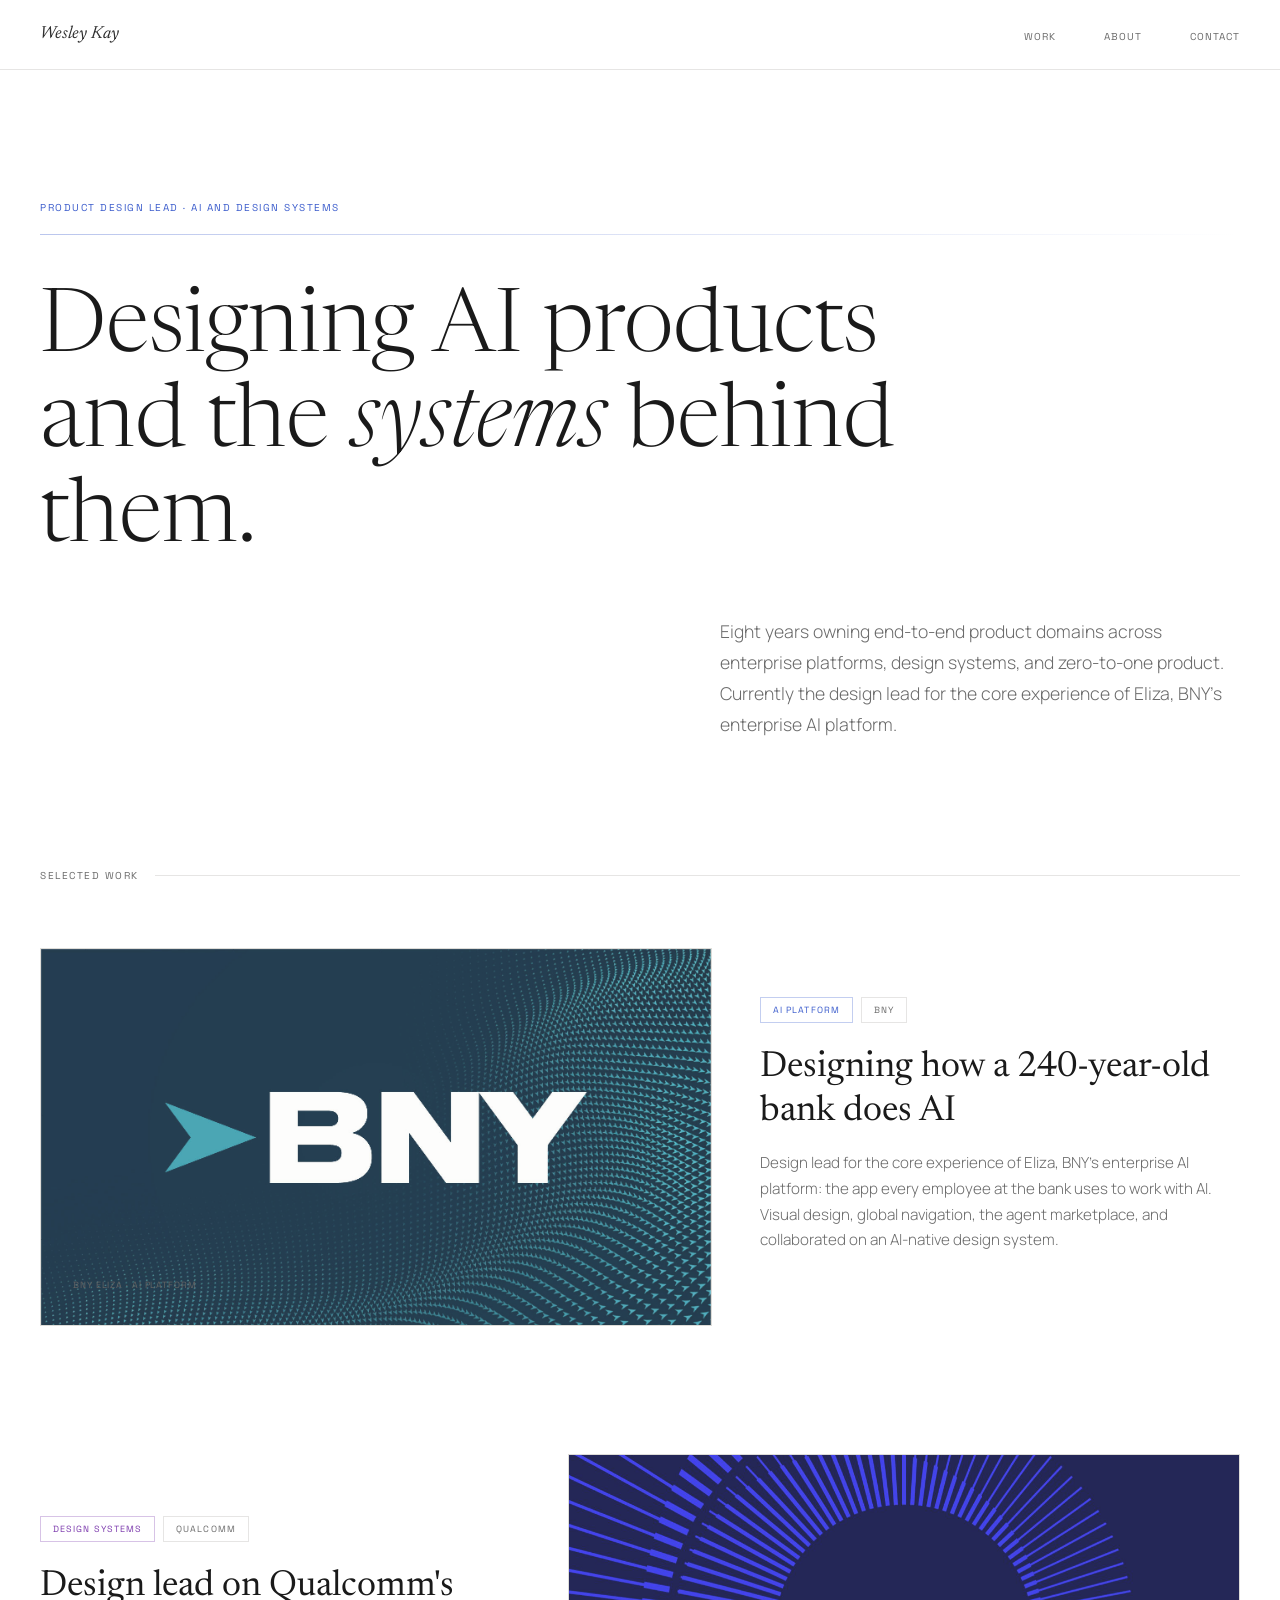
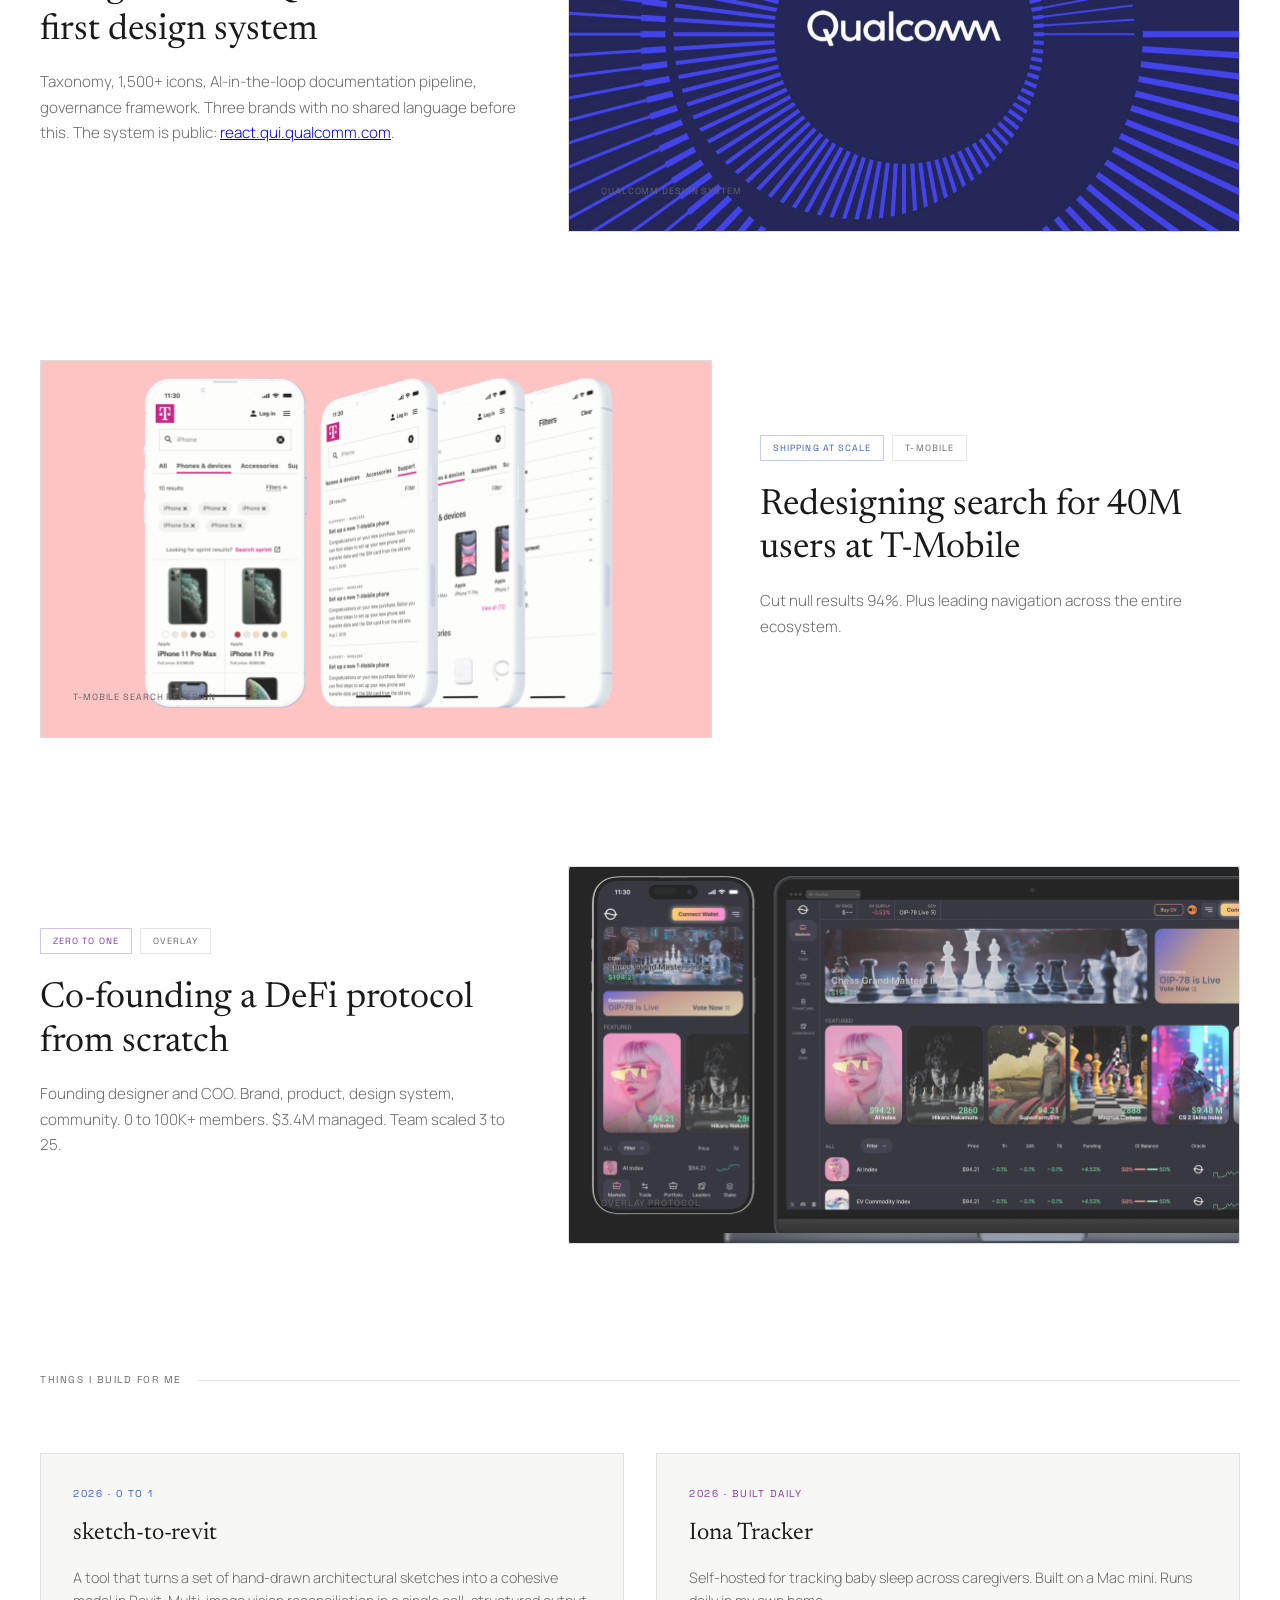
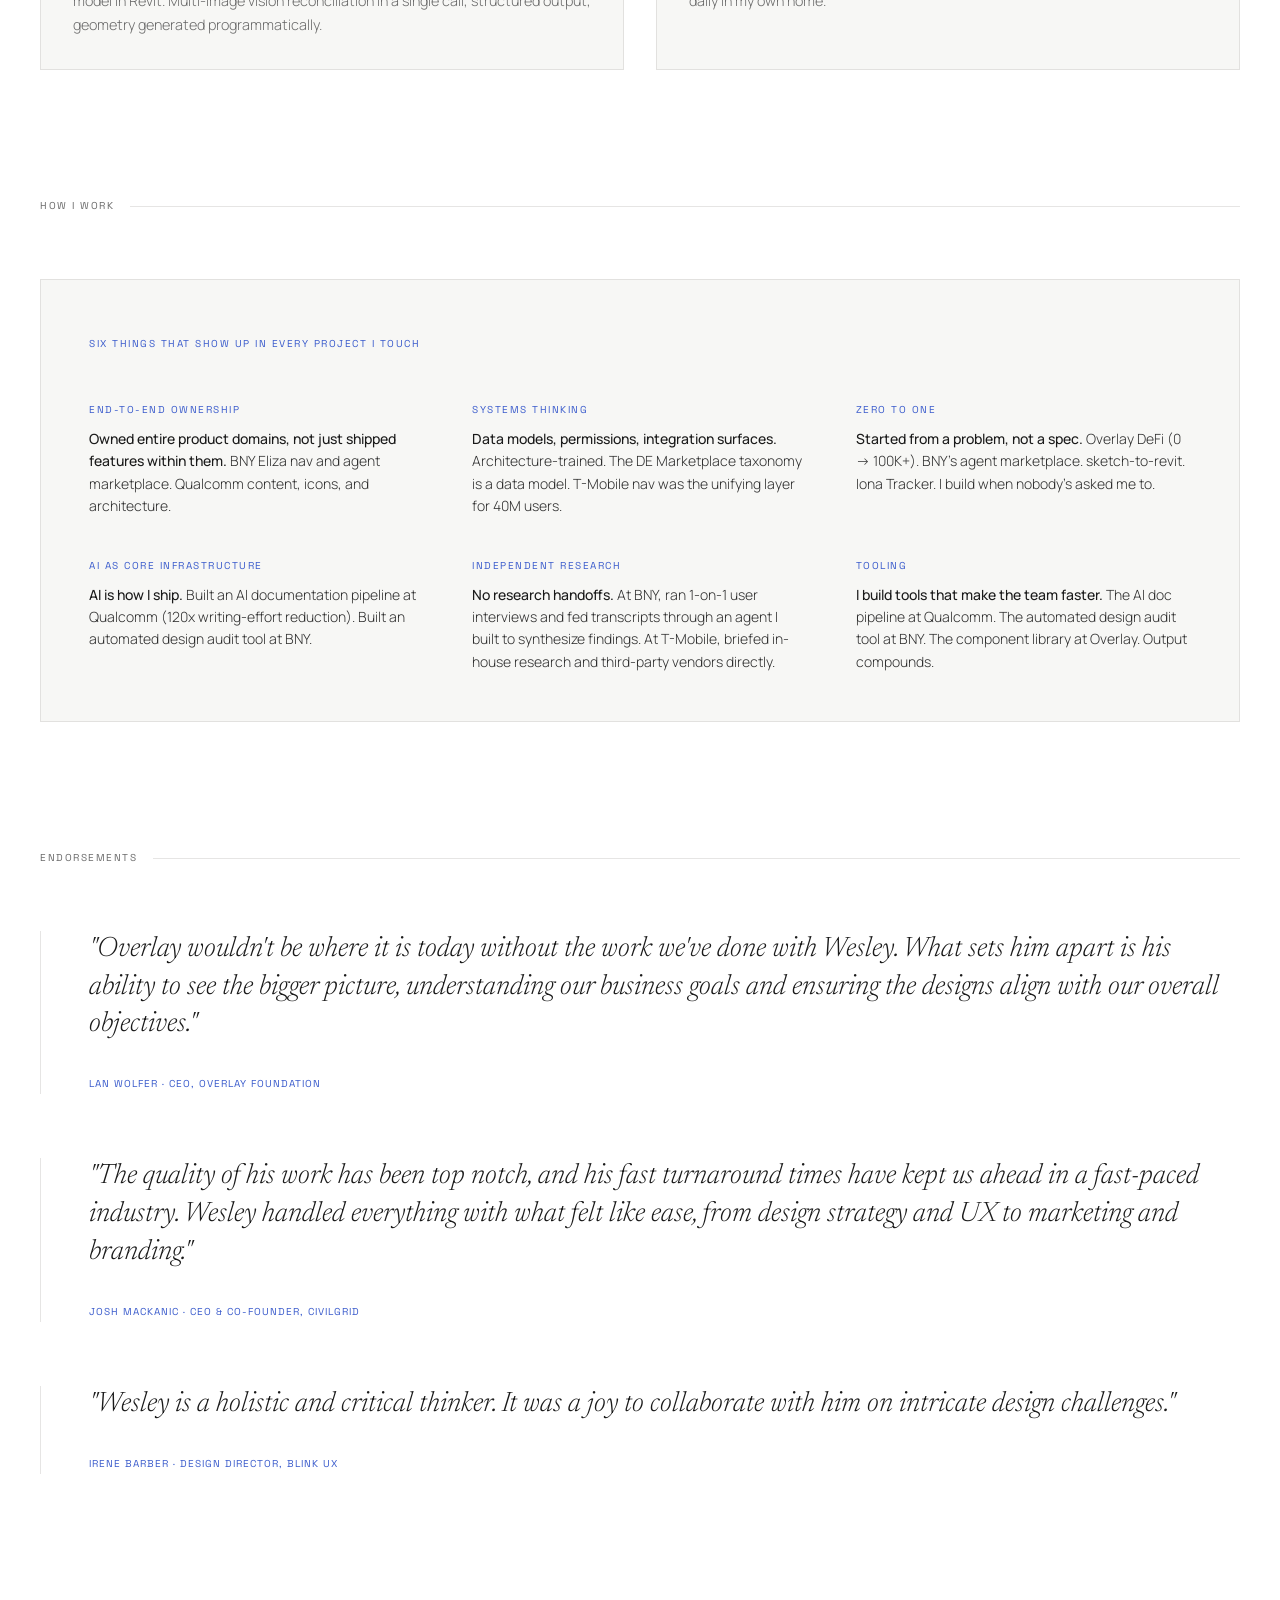
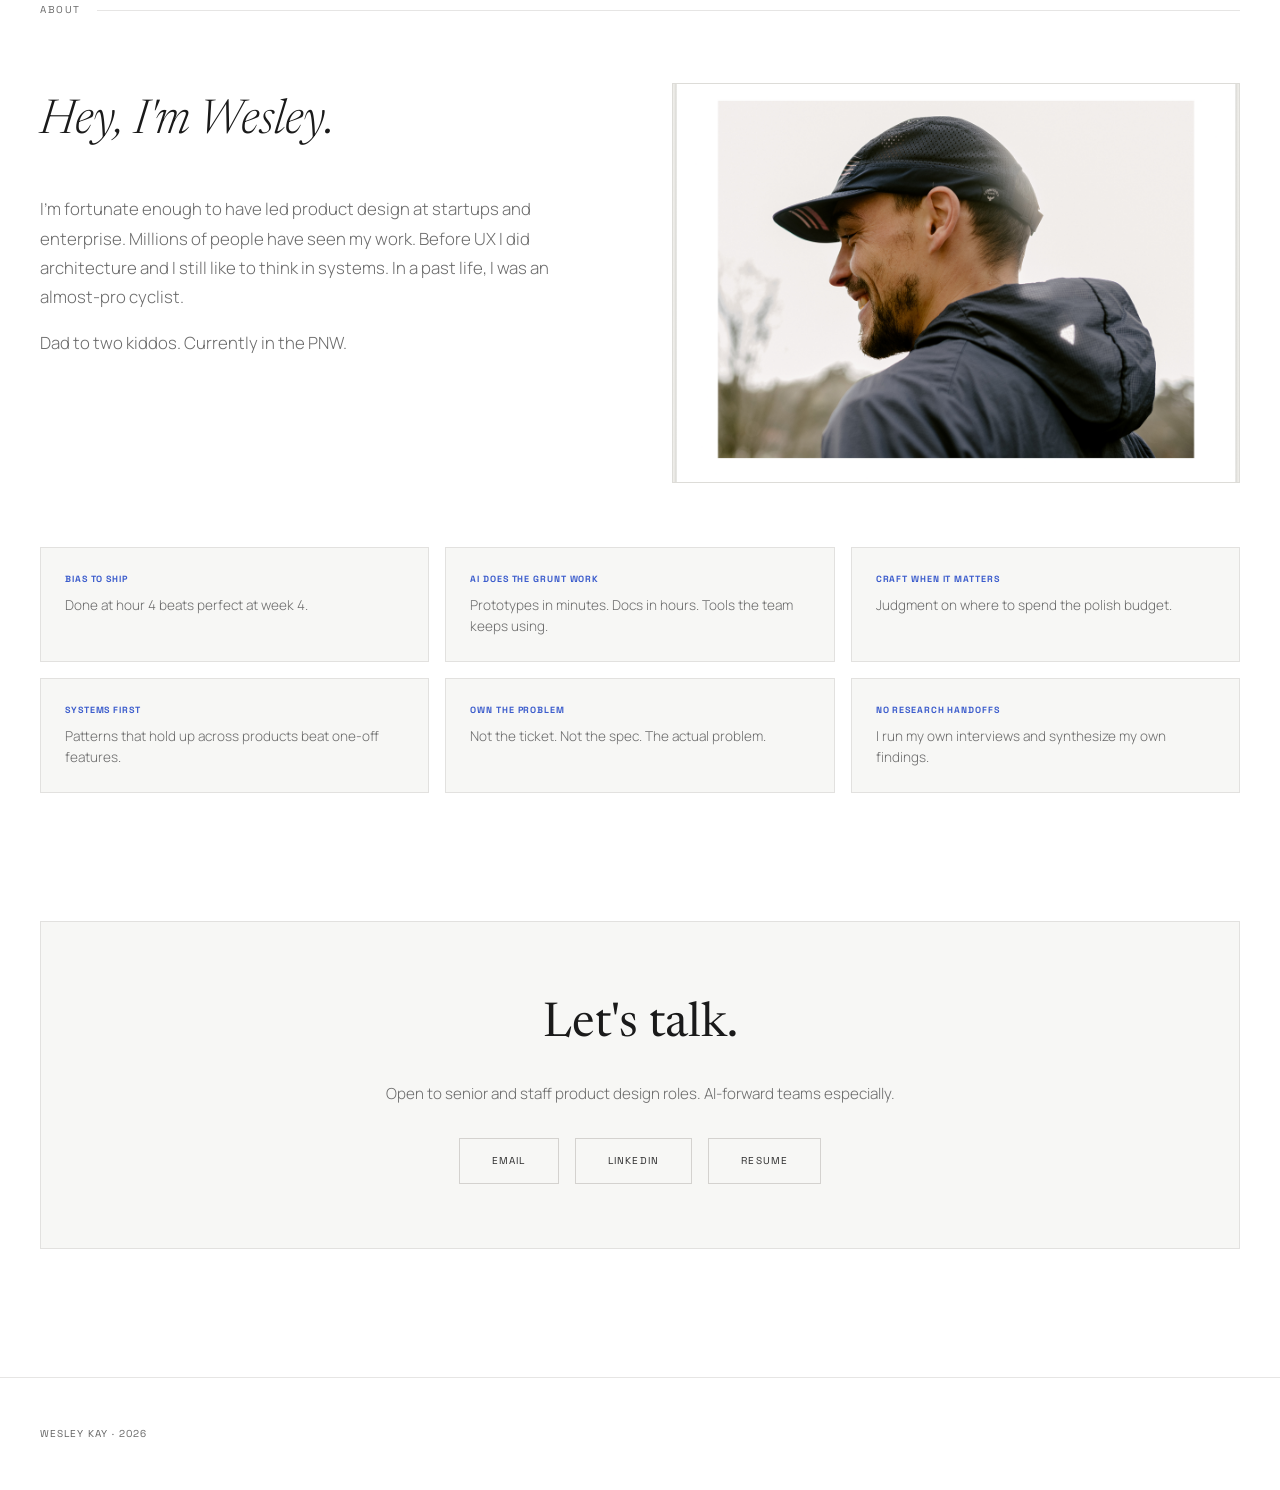
<file: asd/index.html>
<!DOCTYPE html>
<html lang="en">
<head>
<meta charset="UTF-8">
<meta name="viewport" content="width=device-width, initial-scale=1.0">
<title>Wesley Kay · Product Design Lead · AI and Design Systems</title>
<meta name="description" content="Wesley Kay. Senior product designer. 8 years owning end-to-end product domains across AI platforms, design systems, and zero-to-one product. Currently design lead for the core experience of Eliza, BNY's enterprise AI platform.">
<meta property="og:title" content="Wesley Kay · Product Design Lead · AI and Design Systems">
<meta property="og:description" content="Senior product designer. Currently design lead for the core experience of Eliza, BNY's enterprise AI platform.">
<meta property="og:type" content="website">
<link href="https://fonts.googleapis.com/css2?family=Newsreader:ital,opsz,wght@0,6..72,300;0,6..72,400;0,6..72,600;0,6..72,700;1,6..72,300;1,6..72,400&family=Space+Grotesk:wght@300;400;500;700&family=Manrope:wght@300;400;500;600&display=swap" rel="stylesheet">

<script type="application/ld+json">
{
  "@context": "https://schema.org",
  "@type": "Person",
  "name": "Wesley Kay",
  "jobTitle": "Senior/Staff Product Designer",
  "description": "Senior product designer with 8 years owning end-to-end product domains across AI platforms, design systems, and zero-to-one product.",
  "url": "https://linkedin.com/in/wesley-kay",
  "sameAs": ["https://linkedin.com/in/wesley-kay"]
}
</script>

<style>
  :root {
    --surface: #ffffff;
    --surface-low: #f7f7f5;
    --surface-high: #eeede9;
    --surface-highest: #e5e3df;
    --text: #1a1a1a;
    --text-dim: #2e2e2e;
    --text-muted: #6b6b6b;
    --text-faint: #646464;
    --accent: #3b5ccc;
    --accent-dim: rgba(59,92,204,0.06);
    --lilac: #7c3aad;
    --lilac-dim: rgba(124,58,173,0.06);
    --outline: #d4d2cf;
    --outline-faint: rgba(200,198,196,0.45);
    --font-display: 'Newsreader', Georgia, serif;
    --font-body: 'Manrope', -apple-system, sans-serif;
    --font-label: 'Space Grotesk', monospace;
    --max-w: 1280px;
  }

  * { margin: 0; padding: 0; box-sizing: border-box; }
  a:focus-visible, button:focus-visible, [tabindex]:focus-visible {
    outline: 2px solid var(--accent); outline-offset: 2px;
  }
  html { scroll-behavior: smooth; }

  body {
    background: var(--surface);
    color: var(--text-dim);
    font-family: var(--font-body);
    font-size: 16px;
    line-height: 1.65;
    -webkit-font-smoothing: antialiased;
  }

  ::selection { background: var(--accent); color: #ffffff; }

  nav {
    position: fixed; top: 0; left: 0; right: 0; z-index: 100;
    background: rgba(255,255,255,0.85); backdrop-filter: blur(20px);
    border-bottom: 1px solid var(--outline-faint);
  }
  .nav-inner {
    max-width: var(--max-w); margin: 0 auto;
    display: flex; justify-content: space-between; align-items: center;
    padding: 1.25rem 2.5rem;
  }
  .nav-name {
    font-family: var(--font-display); font-style: italic;
    font-size: 1.1rem; color: var(--text-dim);
    text-decoration: none; cursor: pointer;
  }
  .nav-links { display: flex; gap: 3rem; list-style: none; }
  .nav-links a {
    font-family: var(--font-label); font-size: 10px;
    letter-spacing: 0.1em; text-transform: uppercase;
    color: var(--text-muted); text-decoration: none;
    cursor: pointer; transition: color 0.3s;
  }
  .nav-links a:hover { color: var(--text); }

  .page { display: none; }
  .page.active { display: block; animation: fadeIn 0.4s ease-out; }
  @keyframes fadeIn { from { opacity: 0; transform: translateY(8px); } to { opacity: 1; transform: translateY(0); } }
  .container { max-width: var(--max-w); margin: 0 auto; padding: 0 2.5rem; }

  .label {
    font-family: var(--font-label); font-size: 10px;
    letter-spacing: 0.15em; text-transform: uppercase;
    color: var(--text-muted);
  }
  .label.accent { color: var(--accent); }
  .label.lilac { color: var(--lilac); }

  .light-leak {
    height: 1px; width: 100%;
    background: linear-gradient(90deg, var(--accent), transparent);
    opacity: 0.35;
    margin: 1rem 0 0;
  }

  .hero { padding: 12rem 0 8rem; }
  .hero h1 {
    font-family: var(--font-display);
    font-size: clamp(3rem, 7vw, 5.5rem);
    font-weight: 300; line-height: 1.08;
    color: var(--text); max-width: 900px;
    margin-bottom: 3rem;
  }
  .hero h1 em { font-style: italic; }
  .hero h1 .dim { color: var(--accent); }
  .hero-sub {
    font-size: 1.1rem; color: var(--text-muted);
    max-width: 520px; line-height: 1.75; font-weight: 300;
    margin-left: auto; margin-right: 0;
  }
  .hero-sub strong { color: var(--text); font-weight: 500; }

  .section-line {
    display: flex; align-items: center; gap: 1rem; margin-bottom: 4rem;
  }
  .section-line::after {
    content: ''; flex: 1; height: 1px;
    background: var(--outline-faint);
  }

  .cs-tile {
    display: grid; gap: 3rem; margin-bottom: 8rem;
    cursor: pointer; transition: opacity 0.3s;
  }
  .cs-tile:hover { opacity: 0.85; }
  .cs-tile.layout-a { grid-template-columns: 7fr 5fr; }
  .cs-tile.layout-b { grid-template-columns: 5fr 7fr; }

  .cs-tile-img {
    aspect-ratio: 16/9; overflow: hidden; position: relative;
    background: var(--surface-high);
    border: 1px solid var(--outline-faint);
  }
  .cs-tile-img img {
    width: 100%; height: 100%; object-fit: cover;
    opacity: 0.85; transition: transform 0.7s, opacity 0.5s;
  }
  .cs-tile:hover .cs-tile-img img { transform: scale(1.04); opacity: 1; }
  .cs-tile-img .img-label {
    position: absolute; bottom: 1rem; left: 1rem;
    font-family: var(--font-label); font-size: 9px;
    letter-spacing: 0.1em; text-transform: uppercase;
    color: var(--text-faint);
  }

  .cs-tile-body {
    display: flex; flex-direction: column; justify-content: center;
    padding: 1rem 0;
  }
  .cs-tile-tags { display: flex; gap: 0.5rem; margin-bottom: 1.5rem; }
  .chip {
    font-family: var(--font-label); font-size: 9px;
    letter-spacing: 0.12em; text-transform: uppercase;
    padding: 0.3rem 0.75rem;
    border: 0.5px solid var(--outline-faint);
  }
  .chip.accent { color: var(--accent); border-color: rgba(59,92,204,0.3); }
  .chip.lilac { color: var(--lilac); border-color: rgba(124,58,173,0.3); }
  .chip.muted { color: var(--text-muted); }

  .cs-tile h2 {
    font-family: var(--font-display); font-size: 2.25rem;
    font-weight: 400; line-height: 1.2; color: var(--text);
    margin-bottom: 1rem;
  }
  .cs-tile p {
    font-size: 0.95rem; color: var(--text-muted);
    line-height: 1.7; font-weight: 300; margin-bottom: 1.5rem;
  }


  /* SIDE PROJECTS STRIP */
  .side-strip {
    display: grid; grid-template-columns: 1fr 1fr; gap: 2rem;
    margin-bottom: 8rem;
  }
  .side-card {
    background: var(--surface-low);
    border: 1px solid var(--outline-faint);
    padding: 2rem;
  }
  .side-card .label { margin-bottom: 0.75rem; display: block; }
  .side-card h3 {
    font-family: var(--font-display); font-size: 1.5rem;
    font-weight: 400; color: var(--text);
    margin-bottom: 0.75rem;
  }
  .side-card p {
    font-size: 0.9rem; color: var(--text-muted);
    line-height: 1.65; font-weight: 300;
    margin-bottom: 0;
  }

  /* HOW I WORK PANEL (replaces role-fit) */
  .fit-panel {
    background: var(--surface-low);
    border: 1px solid var(--outline-faint);
    padding: 3rem; margin-bottom: 8rem;
  }
  .fit-panel-header { margin-bottom: 3rem; }
  .fit-grid-inner {
    display: grid; grid-template-columns: repeat(3, 1fr);
    gap: 2.5rem 3rem;
  }
  .fit-item { display: flex; flex-direction: column; gap: 0.6rem; }
  .fit-item p { font-size: 0.875rem; color: var(--text-dim); line-height: 1.6; font-weight: 300; }
  .fit-item p strong { color: var(--text); font-weight: 500; }

  .testimonials { margin-bottom: 8rem; }
  .testimonial-item {
    border-left: 1px solid var(--outline-faint);
    padding-left: 3rem; margin-bottom: 4rem;
  }
  .testimonial-item blockquote {
    font-family: var(--font-display); font-size: 1.75rem;
    font-weight: 300; font-style: italic;
    line-height: 1.35; color: var(--text);
    margin-bottom: 1.5rem;
  }
  .testimonial-item cite {
    font-family: var(--font-label); font-size: 10px;
    letter-spacing: 0.1em; text-transform: uppercase;
    font-style: normal; color: var(--accent);
  }

  .about-grid {
    display: grid; grid-template-columns: 1fr 1fr;
    gap: 4rem; margin-bottom: 4rem;
  }
  .about-text h2 {
    font-family: var(--font-display); font-size: 3rem;
    font-weight: 300; font-style: italic; color: var(--text);
    margin-bottom: 2rem;
  }
  .about-text p {
    font-size: 1.05rem; color: var(--text-muted);
    line-height: 1.75; font-weight: 300; margin-bottom: 1rem;
  }
  .about-photo {
    background: var(--surface-high);
    border: 1px solid var(--outline-faint);
    min-height: 400px; display: flex;
    align-items: center; justify-content: center;
    overflow: hidden; position: relative;
  }
  .about-photo img {
    width: 100%; height: 100%; object-fit: cover;
    position: absolute; inset: 0;
  }
  .about-photo .img-label { color: var(--text-faint); font-size: 11px; }

  .values-grid {
    display: grid; grid-template-columns: repeat(3, 1fr); gap: 1rem;
  }
  .value-card {
    background: var(--surface-low); padding: 1.5rem;
    border: 1px solid var(--outline-faint);
  }
  .value-card h4 {
    font-family: var(--font-label); font-size: 9px;
    letter-spacing: 0.1em; text-transform: uppercase;
    color: var(--accent); margin-bottom: 0.5rem;
  }
  .value-card p { font-size: 0.85rem; color: var(--text-muted); line-height: 1.55; font-weight: 300; }

  .contact-section {
    background: var(--surface-low);
    border: 1px solid var(--outline-faint);
    padding: 4rem; text-align: center;
    margin-bottom: 8rem;
  }
  .contact-section h2 {
    font-family: var(--font-display); font-size: 3rem;
    font-weight: 400; color: var(--text); margin-bottom: 1rem;
  }
  .contact-section p {
    color: var(--text-muted); font-size: 0.95rem;
    font-weight: 300; margin-bottom: 2rem;
  }
  .contact-links { display: flex; justify-content: center; gap: 1rem; flex-wrap: wrap; }
  .contact-link {
    font-family: var(--font-label); font-size: 10px;
    letter-spacing: 0.12em; text-transform: uppercase;
    border: 1px solid var(--outline); padding: 0.85rem 2rem;
    color: var(--text-dim); text-decoration: none;
    transition: all 0.3s;
  }
  .contact-link:hover {
    background: var(--accent); color: #ffffff; border-color: var(--accent);
  }

  footer {
    border-top: 1px solid var(--outline-faint);
    padding: 3rem 2.5rem;
    display: flex; justify-content: space-between; align-items: center;
    max-width: var(--max-w); margin: 0 auto;
  }
  footer span {
    font-family: var(--font-label); font-size: 10px;
    letter-spacing: 0.1em; text-transform: uppercase;
    color: var(--text-faint);
  }

  /* SUBPAGE STYLES */
  .back-btn {
    font-family: var(--font-label); font-size: 10px;
    letter-spacing: 0.1em; text-transform: uppercase;
    color: var(--text-muted); cursor: pointer;
    padding: 1rem 0; border: none; background: none;
    transition: color 0.2s;
  }
  .back-btn:hover { color: var(--text); }

  .cs-header { padding: 4rem 0 3rem; }
  .cs-header h1 {
    font-family: var(--font-display);
    font-size: clamp(2.25rem, 4vw, 3.5rem);
    font-weight: 400; line-height: 1.15; color: var(--text);
    margin-bottom: 0.75rem; max-width: 800px;
  }
  .cs-header .cs-meta {
    font-family: var(--font-label); font-size: 11px;
    letter-spacing: 0.08em; color: var(--text-muted);
    margin-bottom: 2rem;
  }
  .cs-header .cs-intro {
    font-size: 1.1rem; color: var(--text-muted);
    max-width: 700px; line-height: 1.75; font-weight: 300;
  }

  .cs-section {
    padding: 3.5rem 0;
    border-top: 1px solid var(--outline-faint);
  }
  .cs-section h2 {
    font-family: var(--font-display); font-size: 1.75rem;
    font-weight: 400; color: var(--text);
    margin-bottom: 1.25rem;
  }
  .cs-section h3 {
    font-family: var(--font-display); font-size: 1.15rem;
    font-weight: 600; color: var(--text);
    margin-bottom: 0.6rem; margin-top: 2rem;
  }
  .cs-section p {
    color: var(--text-muted); font-size: 0.95rem;
    line-height: 1.8; font-weight: 300;
    margin-bottom: 1rem; max-width: 700px;
  }
  .cs-section ul { list-style: none; padding: 0; max-width: 700px; }
  .cs-section ul li {
    color: var(--text-muted); font-size: 0.9rem;
    line-height: 1.7; padding: 0.35rem 0 0.35rem 1.5rem;
    position: relative; font-weight: 300;
  }
  .cs-section ul li::before {
    content: ''; position: absolute; left: 0; top: 0.8rem;
    width: 5px; height: 5px; border-radius: 50%;
    background: var(--outline);
  }
  .cs-section ul li strong { color: var(--text); font-weight: 500; }

  .outcomes {
    display: grid; grid-template-columns: repeat(auto-fit, minmax(180px, 1fr));
    gap: 1rem; margin: 2.5rem 0;
  }
  .outcome {
    background: var(--surface-low); padding: 1.5rem;
    border: 1px solid var(--outline-faint);
  }
  .outcome .num {
    font-family: var(--font-display); font-size: 2.25rem;
    font-weight: 700; line-height: 1.1; margin-bottom: 0.35rem;
  }
  .outcome .num.accent { color: var(--accent); }
  .outcome .num.lilac { color: var(--lilac); }
  .outcome .num.tmo { color: #d6006e; }
  .outcome .num.dark { color: var(--text); }
  .outcome .desc {
    font-family: var(--font-label); font-size: 10px;
    letter-spacing: 0.05em; color: var(--text-faint);
    line-height: 1.5; text-transform: uppercase;
  }

  .img-placeholder {
    overflow: hidden; display: flex; align-items: center;
    justify-content: center; height: 440px; position: relative;
    background: var(--surface-high);
    border: 1px solid var(--outline-faint);
  }
  .img-placeholder img { width: 100%; height: 100%; object-fit: contain; }

  .img-caption {
    font-family: var(--font-label); font-size: 10px;
    letter-spacing: 0.1em; text-transform: uppercase;
    color: var(--text-faint); margin-top: 0.75rem;
  }
  .img-label { color: var(--text-faint); font-size: 11px; text-align: center; padding: 1rem; }

  .image-row {
    display: grid; grid-template-columns: repeat(auto-fit, minmax(250px, 1fr));
    gap: 1rem; margin: 2rem 0;
  }
  .image-row .img-placeholder { height: 260px; }

  .staff-signal {
    background: var(--surface-low); padding: 2.5rem;
    border-left: 2px solid rgba(59,92,204,0.35);
    margin: 3rem 0;
  }
  .staff-signal h4 {
    font-family: var(--font-label); font-size: 10px;
    letter-spacing: 0.12em; text-transform: uppercase;
    color: var(--accent); margin-bottom: 1rem;
  }
  .staff-signal p {
    font-size: 0.95rem; color: var(--text-muted);
    line-height: 1.8; font-weight: 300; max-width: 700px;
  }

  .cs-grid {
    display: grid; grid-template-columns: 1fr 1fr;
    gap: 2rem; margin: 2rem 0;
  }

  @media (max-width: 768px) {
    .hero { padding: 8rem 0 4rem; }
    .cs-tile.layout-a, .cs-tile.layout-b { grid-template-columns: 1fr; }
    .side-strip { grid-template-columns: 1fr; }
    .fit-grid-inner { grid-template-columns: 1fr; }
    .about-grid { grid-template-columns: 1fr; }
    .values-grid { grid-template-columns: 1fr 1fr; }
    .cs-grid { grid-template-columns: 1fr; }
    .nav-inner { padding: 1rem 1.5rem; }
    .container { padding: 0 1.5rem; }
    .nav-links { gap: 1.5rem; }
    .testimonial-item blockquote { font-size: 1.25rem; }
  }
</style>
</head>
<body>

<nav>
  <div class="nav-inner">
    <a class="nav-name" href="#" onclick="navigate('home'); return false;">Wesley Kay</a>
    <ul class="nav-links">
      <li><a href="#" onclick="navigate('home','work'); return false;">Work</a></li>
      <li><a href="#" onclick="navigate('home','about'); return false;">About</a></li>
      <li><a href="#" onclick="navigate('home','contact'); return false;">Contact</a></li>
    </ul>
  </div>
</nav>


<!-- HOME -->
<div class="page active" id="page-home">
<div class="container">

  <section class="hero">
    <div>
      <span class="label accent">Product Design Lead · AI and Design Systems</span>
      <div class="light-leak"></div>
    </div>
    <h1 style="margin-top: 3rem;">
      Designing AI products and the <em>systems</em> behind them.
    </h1>
    <p class="hero-sub">
      Eight years owning end-to-end product domains across enterprise platforms, design systems, and zero-to-one product. Currently the design lead for the core experience of Eliza, BNY's enterprise AI platform.
    </p>
  </section>

  <!-- SELECTED WORK -->
  <div class="section-line" id="work"><span class="label">Selected work</span></div>

  <!-- BNY -->
  <div class="cs-tile layout-a" role="link" tabindex="0" aria-label="BNY Eliza case study" onclick="navigate('bny')" onkeydown="if(event.key==='Enter'||event.key===' '){event.preventDefault();navigate('bny')}">
    <div class="cs-tile-img">
      <img src="../images/bny-logo.jpg" alt="BNY">
      <div class="img-label">BNY Eliza · AI Platform</div>
    </div>
    <div class="cs-tile-body">
      <div class="cs-tile-tags">
        <span class="chip accent">AI Platform</span>
        <span class="chip muted">BNY</span>
      </div>
      <h2>Designing how a 240-year-old bank does AI</h2>
      <p>Design lead for the core experience of Eliza, BNY's enterprise AI platform: the app every employee at the bank uses to work with AI. Visual design, global navigation, the agent marketplace, and collaborated on an AI-native design system.</p>
    </div>
  </div>

  <!-- Qualcomm -->
  <div class="cs-tile layout-b" role="link" tabindex="0" aria-label="Qualcomm design system case study" onclick="navigate('qds')" onkeydown="if(event.key==='Enter'||event.key===' '){event.preventDefault();navigate('qds')}">
    <div class="cs-tile-body">
      <div class="cs-tile-tags">
        <span class="chip lilac">Design Systems</span>
        <span class="chip muted">Qualcomm</span>
      </div>
      <h2>Design lead on Qualcomm's first design system</h2>
      <p>Taxonomy, 1,500+ icons, AI-in-the-loop documentation pipeline, governance framework. Three brands with no shared language before this. The system is public: <a href="https://react.qui.qualcomm.com/components/overview" target="_blank" rel="noopener" onclick="event.stopPropagation()">react.qui.qualcomm.com</a>.</p>
    </div>
    <div class="cs-tile-img">
      <img src="../images/qualcomm-logo.png" alt="Qualcomm">
      <div class="img-label">Qualcomm Design System</div>
    </div>
  </div>

  <!-- T-Mobile -->
  <div class="cs-tile layout-a" role="link" tabindex="0" aria-label="T-Mobile search redesign case study" onclick="navigate('tmo')" onkeydown="if(event.key==='Enter'||event.key===' '){event.preventDefault();navigate('tmo')}">
    <div class="cs-tile-img">
      <img src="../images/tmo1.png" alt="T-Mobile search redesign across mobile screens">
      <div class="img-label">T-Mobile Search Redesign</div>
    </div>
    <div class="cs-tile-body">
      <div class="cs-tile-tags">
        <span class="chip accent">Shipping at scale</span>
        <span class="chip muted">T-Mobile</span>
      </div>
      <h2>Redesigning search for 40M users at T-Mobile</h2>
      <p>Cut null results 94%. Plus leading navigation across the entire ecosystem.</p>
    </div>
  </div>

  <!-- Overlay -->
  <div class="cs-tile layout-b" role="link" tabindex="0" aria-label="Overlay Protocol case study" onclick="navigate('overlay')" onkeydown="if(event.key==='Enter'||event.key===' '){event.preventDefault();navigate('overlay')}">
    <div class="cs-tile-body">
      <div class="cs-tile-tags">
        <span class="chip lilac">Zero to one</span>
        <span class="chip muted">Overlay</span>
      </div>
      <h2>Co-founding a DeFi protocol from scratch</h2>
      <p>Founding designer and COO. Brand, product, design system, community. 0 to 100K+ members. $3.4M managed. Team scaled 3 to 25.</p>
    </div>
    <div class="cs-tile-img" style="background: var(--surface-low);">
      <img src="../images/overlay1.png" alt="Overlay Protocol V4 across mobile and desktop">
      <div class="img-label">Overlay Protocol</div>
    </div>
  </div>

  <!-- SIDE PROJECTS -->
  <div class="section-line"><span class="label">Things I build for me</span></div>
  <div class="side-strip">
    <div class="side-card">
      <span class="label accent">2026 · 0 to 1</span>
      <h3>sketch-to-revit</h3>
      <p>A tool that turns a set of hand-drawn architectural sketches into a cohesive model in Revit. Multi-image vision reconciliation in a single call, structured output, geometry generated programmatically.</p>
    </div>
    <div class="side-card">
      <span class="label lilac">2026 · Built daily</span>
      <h3>Iona Tracker</h3>
      <p>Self-hosted for tracking baby sleep across caregivers. Built on a Mac mini. Runs daily in my own home.</p>
    </div>
  </div>

  <!-- HOW I WORK -->
  <div class="section-line"><span class="label">How I work</span></div>
  <div class="fit-panel">
    <div class="fit-panel-header">
      <span class="label accent">Six things that show up in every project I touch</span>
    </div>
    <div class="fit-grid-inner">
      <div class="fit-item">
        <span class="label accent">End-to-end ownership</span>
        <p><strong>Owned entire product domains, not just shipped features within them.</strong> BNY Eliza nav and agent marketplace. Qualcomm content, icons, and architecture.</p>
      </div>
      <div class="fit-item">
        <span class="label accent">Systems thinking</span>
        <p><strong>Data models, permissions, integration surfaces.</strong> Architecture-trained. The DE Marketplace taxonomy is a data model. T-Mobile nav was the unifying layer for 40M users.</p>
      </div>
      <div class="fit-item">
        <span class="label accent">Zero to one</span>
        <p><strong>Started from a problem, not a spec.</strong> Overlay DeFi (0 → 100K+). BNY's agent marketplace. sketch-to-revit. Iona Tracker. I build when nobody's asked me to.</p>
      </div>
      <div class="fit-item">
        <span class="label accent">AI as core infrastructure</span>
        <p><strong>AI is how I ship.</strong> Built an AI documentation pipeline at Qualcomm (120x writing-effort reduction). Built an automated design audit tool at BNY.</p>
      </div>
      <div class="fit-item">
        <span class="label accent">Independent research</span>
        <p><strong>No research handoffs.</strong> At BNY, ran 1-on-1 user interviews and fed transcripts through an agent I built to synthesize findings. At T-Mobile, briefed in-house research and third-party vendors directly.</p>
      </div>
      <div class="fit-item">
        <span class="label accent">Tooling</span>
        <p><strong>I build tools that make the team faster.</strong> The AI doc pipeline at Qualcomm. The automated design audit tool at BNY. The component library at Overlay. Output compounds.</p>
      </div>
    </div>
  </div>

  <!-- TESTIMONIALS -->
  <div class="section-line"><span class="label">Endorsements</span></div>
  <div class="testimonials">
    <div class="testimonial-item">
      <blockquote>"Overlay wouldn't be where it is today without the work we've done with Wesley. What sets him apart is his ability to see the bigger picture, understanding our business goals and ensuring the designs align with our overall objectives."</blockquote>
      <cite>Lan Wolfer · CEO, Overlay Foundation</cite>
    </div>
    <div class="testimonial-item">
      <blockquote>"The quality of his work has been top notch, and his fast turnaround times have kept us ahead in a fast-paced industry. Wesley handled everything with what felt like ease, from design strategy and UX to marketing and branding."</blockquote>
      <cite>Josh Mackanic · CEO &amp; Co-Founder, CivilGrid</cite>
    </div>
    <div class="testimonial-item">
      <blockquote>"Wesley is a holistic and critical thinker. It was a joy to collaborate with him on intricate design challenges."</blockquote>
      <cite>Irene Barber · Design Director, Blink UX</cite>
    </div>
  </div>

  <!-- ABOUT -->
  <div class="section-line" id="about"><span class="label">About</span></div>
  <div class="about-grid">
    <div class="about-text">
      <h2>Hey, I'm Wesley.</h2>
      <p>I'm fortunate enough to have led product design at startups and enterprise. Millions of people have seen my work. Before UX I did architecture and I still like to think in systems. In a past life, I was an almost-pro cyclist.</p>
      <p>Dad to two kiddos. Currently in the PNW.</p>
    </div>
    <div class="about-photo">
      <img src="../images/wesley-headshot.png" alt="Wesley Kay">
    </div>
  </div>

  <div class="values-grid" style="margin-bottom: 8rem;">
    <div class="value-card"><h4>Bias to ship</h4><p>Done at hour 4 beats perfect at week 4.</p></div>
    <div class="value-card"><h4>AI does the grunt work</h4><p>Prototypes in minutes. Docs in hours. Tools the team keeps using.</p></div>
    <div class="value-card"><h4>Craft when it matters</h4><p>Judgment on where to spend the polish budget.</p></div>
    <div class="value-card"><h4>Systems first</h4><p>Patterns that hold up across products beat one-off features.</p></div>
    <div class="value-card"><h4>Own the problem</h4><p>Not the ticket. Not the spec. The actual problem.</p></div>
    <div class="value-card"><h4>No research handoffs</h4><p>I run my own interviews and synthesize my own findings.</p></div>
  </div>

  <!-- CONTACT -->
  <div id="contact"></div>
  <div class="contact-section">
    <h2>Let's talk.</h2>
    <p>Open to senior and staff product design roles. AI-forward teams especially.</p>
    <div class="contact-links">
      <a href="mailto:wesley.kay@gmail.com" class="contact-link">Email</a>
      <a href="https://linkedin.com/in/wesley-kay" class="contact-link">LinkedIn</a>
      <a href="../Wesley-Kay-Resume-Foundations.pdf" target="_blank" class="contact-link">Resume</a>
    </div>
  </div>

</div>
<footer><span>Wesley Kay · 2026</span></footer>
</div>


<!-- SUBPAGE: BNY -->
<div class="page" id="page-bny">
<div class="container">
  <button class="back-btn" onclick="navigate('home')">← Back to work</button>
  <div class="cs-header">
    <span class="label accent">AI Platform Design</span>
    <h1 style="margin-top:1rem;">Designing how a 240-year-old bank does AI</h1>
    <div class="cs-meta">BNY · Senior (Staff) AI Designer · via Blink · Oct 2025 to Present</div>
    <p class="cs-intro">BNY's AI products grew faster than the UX around them. Areas sat siloed under inconsistent navigation, users couldn't find what they needed, and leadership couldn't see across the platform. I'm the design lead for Eliza's core experience, the app every employee at the bank uses to work with AI: navigation, how work reaches people, the assistant's interaction layer, the agent marketplace, dashboards, personalization, and a design system that has to feed AI agents instead of human designers.</p>
    <p style="font-size:0.85rem; color: var(--text-muted); margin-top:1rem;">This work is under an active NDA. Details are deliberately limited and some specifics are abstracted.</p>
  </div>

  <div class="cs-section">
    <h2>The platform</h2>
    <p>Eliza sits under BNY's AI umbrella. Underneath the umbrella: chat (the AI assistant), a marketplace where AI agents live, an initiative intake system (how new AI projects get started), and governance tools. When I joined, these areas had grown fast but the UX hadn't kept up. Multiple product areas were siloed under inconsistent navigation. Users couldn't find what they needed.</p>
    <p>My job is to make it cohesive while shipping on aggressive timelines with a lot of people to bring along.</p>
  </div>

  <div class="cs-section">
    <h2>Platform architecture &amp; navigation</h2>
    <p>The existing Eliza platform used a workbench-style top navigation that couldn't scale. As BNY added more AI products (governance tools, performance dashboards, compliance workflows), the top nav was running out of room and users were getting lost.</p>
    <p>I proposed a hierarchical IA that was adopted: top-level platform areas unified under a left-nav with a hub landing page as the front door. Significant structural change. The team needed something transformational enough to solve real problems and shippable enough to launch quickly.</p>
    <h3>Key decisions</h3>
    <ul>
      <li><strong>Left nav over top nav.</strong> Scales as product areas expand. Hides when users drill into specific tools to maximize workspace.</li>
      <li><strong>Hub landing page.</strong> A single front door for the bank's AI surface area. Eliza (chat) is the first item in navigation, not the entire platform. Reframes Eliza as one part of BNY's AI ecosystem.</li>
      <li><strong>Logo changed from "Eliza" to "BNY".</strong> Subtle but important. The platform is bigger than the chatbot.</li>
      <li><strong>Chat history in the nav.</strong> Pulls from local backend so users have persistent access to prior conversations.</li>
    </ul>
    <p>I ran independent user research alongside the design work. Interviewed Eliza users 1-on-1 about what they needed. Fed transcripts through an agent I built to synthesize findings. Designed off the synthesis. No research process was handed to me. I built the loop.</p>
    <p>We launched the navigation redesign, marketplace redesign, chat history, and new landing page together. A coordinated release that changed how BNY's employees experience AI at the company. The global navigation has since shipped to production across the bank's AI applications.</p>
    <h3>What testing changed</h3>
    <p>Before rollout I ran 1-on-1 usability sessions on the navigation, and they reversed decisions I'd already made. My own miss: I used a compass icon for the global menu, and users read it as the Safari logo. Replaced. Sessions also showed the pin feature was undiscoverable and the global menu overwhelmed newer users, so the menu moved to a flyout and recents and pins merged into a single list. The point of the loop isn't validation. It's finding out where you're wrong while it's still cheap.</p>
    <h3>What I said no to</h3>
    <p>Some of the clearest decisions were refusals. A senior engineering leader wanted chat history bolted onto the landing page; I made the case that it was a surface patch for a deeper need (picking up where you left off) and answered it through the task and notification model instead. A dedicated notifications home page got killed: notifications should interrupt where work happens, not become another destination. And when "Default" was floated as the label for the default model, I pushed back because it implies dynamic routing the platform doesn't do.</p>
    <h3>The placement framework</h3>
    <p>After launch, the structural question kept coming: every new AI product at the bank asked the same thing. Does this live inside Eliza or not? I defined the placement framework that got adopted: <strong>Eliza-native</strong> (built inside the platform, governed by it), <strong>integrated</strong> (own surface, connected through navigation and tasks), or <strong>external</strong> (linked out). Three buckets with clear criteria, so placement is a rule instead of a per-project debate.</p>
  </div>

  <div class="cs-section">
    <h2>From notifications to how work reaches people</h2>
    <p>This started as a notifications requirement. Notifications weren't the real problem. Work was reaching people from colleagues, from systems, and from AI, spread across separate places with no shared sense of what mattered first. A better notification would have made that noise arrive faster. So I turned the requirement into a work-management model: where work comes from, how it gets ranked, and where people act on it.</p>
    <p>The foundation is the task model that got adopted: tasks you <strong>create yourself</strong>, tasks you're <strong>given</strong>, and tasks <strong>AI proposes</strong>. Three origins, three different trust levels, one consistent surface. AI-proposed work is not like assigned work, and users need to see where a task came from before they act on it. I validated the model in 1-on-1 user testing alongside the navigation sessions.</p>
    <p>On top of it sits a criticality and triage model, so the most important work surfaces first instead of the newest. The places people check today (a daily planner, a task list, a notification feed) are converging into one experience built on that model. The vision is set and it's in validation now.</p>
    <p>For that validation I built a research framework that maps personas against work styles. Interviews target people whose days actually differ, instead of whoever is available, with interview paths specific to each group.</p>
  </div>

  <div class="cs-section">
    <h2>The assistant's interaction layer</h2>
    <p>An enterprise assistant stopped being a text box. It takes actions in email, calendars, chat, and documents. It runs more than one request at a time. It has a memory limit users can't see. Each of those is a design problem, not just a backend feature.</p>
    <ul>
      <li><strong>Queued and concurrent prompts.</strong> People keep working while a request runs, and can see what's still in flight.</li>
      <li><strong>Context visibility.</strong> Showing how much of the conversation the model can still hold, so a long thread degrading isn't a mystery.</li>
      <li><strong>Model selection.</strong> Choosing a model without the labels implying behavior the platform doesn't have.</li>
      <li><strong>Actions in other apps.</strong> When the assistant can send, schedule, or edit on your behalf, people have to discover that it can, and the output has to be designed as carefully as the request.</li>
    </ul>
    <p>I supply production-candidate prototypes and work with engineering on what goes into each release.</p>
  </div>

  <div class="cs-section">
    <h2>The mandate</h2>
    <p>The navigation, notifications, and task work added up to a bigger mandate: I'm the design lead for Eliza's core experience, the app through which every employee at the bank meets AI. One design owner for the company's daily front door to AI.</p>
    <p>That scope usually gets a team. The frameworks above are what make it tractable: placement rules that decide where products live, a task model that decides how work reaches people, and a design system built to generate consistent UI. Define the rules once, and the surface can grow faster than the team.</p>
  </div>

  <div class="cs-section">
    <h2>Agent marketplace</h2>
    <p>The marketplace is where BNY's AI agents live. Each agent handles a specific operational task and has capabilities, performance metrics, and a lifecycle from pilot through retirement.</p>
    <p>I own the UX end-to-end. Defined the underlying data model, the filtering and integration surfaces, and the deployment pathways for getting new agents into the marketplace.</p>
    <p>I also designed the manager dashboard with cross-platform capability views, so a manager could see all the agents they're responsible for across different systems. Health status uses a red/amber/green system based on accuracy thresholds, so degradation is visible before it becomes an incident.</p>
    <h3>The real design challenge</h3>
    <p>The hard part wasn't tables or naming. The marketplace was built inside a team whose goals and priorities changed weekly. Staying consistent in an environment like that is the actual design problem.</p>
    <p>My counter was process. I sat down with the PM and recorded the conversations so nothing got missed. Reviewed the journey maps, then graphed the red routes so the critical paths were explicit. When priorities shifted again, we had a shared artifact to re-rank against instead of a fresh debate.</p>
  </div>

  <div class="cs-section">
    <h2>Light mode in three days</h2>
    <p>The team had 1,100+ hard-coded color references across 138 files in the monorepo, with dark/light tokens partially built but no working switching mechanism. Direct color inversion didn't achieve the desired aesthetic. The product had launched in light mode anyway, with quality that nobody was happy with.</p>
    <p>I built a new V3 in light mode. Token-only consumption from the new design system, A11Y-compliant palette explorations, direct foundation-layer token mirroring for dark to light conversion.</p>
    <p>Alongside it I built an automated design audit tool that screenshots inconsistencies across the system and files them as issue-tracker entries. The team gets faster QA without doing the QA. That tool keeps paying back.</p>
  </div>

  <div class="cs-section">
    <h2>Shaping the AI-consumable design system</h2>
    <p>Before paternity leave I shaped the strategy for an AI-consumable design system that becomes the foundation every product area inherits. The concrete moves:</p>
    <ul>
      <li><strong>Pushed component strategy toward LLM-friendly architecture.</strong> Larger semantic components with clear usage contracts instead of highly compositional Swiss Army knife patterns. Larger component APIs require more LLM processing and validation cycles. Smaller, focused, semantically-named components are easier for both humans and agents.</li>
      <li><strong>Surfaced where traditional design systems break down for AI-driven UI.</strong> When AI is generating the UI, the system isn't a component library. It's instructions.</li>
    </ul>
    <p>Handed to a colleague for paternity leave.</p>
  </div>

  <div class="cs-section">
    <h2>How I work, applied</h2>
    <p>The biggest single impact I've had at BNY might not be any specific screen. It's how design feedback happens.</p>
    <p>Time goes to collecting context, then iterating, testing, and shipping. On one occasion I delivered five prototype iterations in a single session: record a walkthrough with stakeholders, process notes in 10 minutes, iterate in 2 hours total. Compare that to the previous cycle of Figma mockup → review meeting → comments → revision → another meeting → handoff spec. Weeks compressed to hours.</p>
    <p>The team is several months ahead of peer design groups on AI tool adoption. I also pushed for recording all product team meetings and advocated for user-testing data backing design decisions in leadership demos, rather than just showing mockups and hoping for buy-in.</p>
  </div>

  <div class="staff-signal">
    <h4>What this shows</h4>
    <p>The hardest problem wasn't the UI. It was defining what "managing AI" means for a bank that's almost as old as the country. I shaped the conceptual frameworks the team designs within: platform IA, the placement framework, the work-management model, agent lifecycle, observability. I also built force-multiplier tooling alongside the design work, because the highest-leverage thing a staff designer can do is make the rest of the team faster.</p>
  </div>

  <div style="padding:3rem 0;"><button class="back-btn" onclick="navigate('home')">← Back to work</button></div>
</div>
</div>


<!-- SUBPAGE: QUALCOMM -->
<div class="page" id="page-qds">
<div class="container">
  <button class="back-btn" onclick="navigate('home')">← Back to work</button>
  <div class="cs-header">
    <span class="label lilac">Design Systems</span>
    <h1 style="margin-top:1rem;">Leading Qualcomm's first design system</h1>
    <div class="cs-meta">Qualcomm · Senior (Staff) Product Designer, Design Systems Lead · via Blink · Feb to Sept 2025</div>
    <p class="cs-intro">Qualcomm had no unified design system. Three brands (Qualcomm, Snapdragon, Dragonwing), dozens of product teams, zero shared language. I set the visual direction and wrote the design principles the rest of the team built from, defined the system's taxonomy, owned iconography and documentation architecture, and ran original research to settle which UX patterns the system would ship. The frameworks I created got adopted.</p>
  </div>

  <div class="outcomes">
    <div class="outcome"><div class="num lilac">1,500+</div><div class="desc">Icons shipped with governance</div></div>
    <div class="outcome"><div class="num lilac">60+</div><div class="desc">Components documented</div></div>
    <div class="outcome"><div class="num lilac">120x</div><div class="desc">Writing-effort reduction</div></div>
    <div class="outcome"><div class="num lilac">95%</div><div class="desc">CMS creation time reduction</div></div>
  </div>

  <div class="cs-section">
    <h2>The system is public</h2>
    <p>It shipped, and you can open it: <a href="https://react.qui.qualcomm.com/components/overview" target="_blank" rel="noopener">react.qui.qualcomm.com/components/overview</a>. Every component illustration on that overview is one I drew by hand, which means the documentation is drawn in the same visual language it documents.</p>
    <div class="img-placeholder" style="margin:2rem 0 0;"><img src="../images/qualcomm/qds-components-1.png" alt="Qualcomm design system component cards: Accordion, Alert Banner, Avatar, each with a hand-drawn illustration"></div>
    <div class="img-placeholder" style="margin:1rem 0 0;"><img src="../images/qualcomm/qds-components-2.png" alt="Qualcomm design system component cards: Password Input, Popover, Progress Bar, each with a hand-drawn illustration"></div>
    <p class="img-caption">Component illustrations from the published system. Each one is drawn to a shared grid, with the dashed connector lines carrying the same logic across every card.</p>
  </div>

  <div class="cs-section">
    <h2>Defining the taxonomy</h2>
    <p>Before you can build a design system, you need a shared language for what things are. The team had adopted atomic design (Atoms → Molecules → Organisms), but it wasn't enough for what we were seeing. I extended the taxonomy with Templates, UX Flows, and Design Patterns, and the extended model became QDS's organizing principle.</p>
    <p>This wasn't an atomic-design rehash. The addition of UX Flows and Design Patterns as explicit levels acknowledged that Qualcomm's products needed more than component specs. They needed guidance on how components compose into real user experiences. A button is an atom. A search bar is a molecule. "How filtering works across all Qualcomm products" is a pattern and deserved its own place in the hierarchy.</p>
    <p>This taxonomy informed everything downstream: how the documentation was structured, how engineering understood the relationships between parts of the system, and how the team talked about what they were building.</p>
  </div>

  <div class="cs-section">
    <h2>The AI documentation pipeline</h2>
    <p>The math problem: 60+ components that needed full documentation. Manually, that's maybe 12 components in the time we had. The system would launch half-empty.</p>
    <p>I built an AI-in-the-loop documentation pipeline using Claude. The workflow: I created a structured input format that captured a component's props, variants, states, and design intent. Fed that into Claude with carefully engineered prompts. Claude generated a first draft. Human designers reviewed, refined, approved. CMS pages were created from the output.</p>
    <h3>What made it work</h3>
    <ul>
      <li><strong>Structured inputs, not freeform.</strong> The quality of AI output depends entirely on input quality. I designed a template that forced the right information to be captured before generation started.</li>
      <li><strong>Human-in-the-middle, not human-out-of-the-loop.</strong> Every doc was reviewed and refined by a designer. The AI did the heavy lifting. Humans ensured accuracy and voice consistency.</li>
      <li><strong>The process was the product.</strong> I didn't just build the pipeline. I defined the input format, wrote the prompts, established the review process, and trained the team on the workflow. When I left, the team could keep going without me.</li>
    </ul>
    <p>Result: 120x reduction in writing effort, 95% reduction in CMS page creation time, 60+ components documented on schedule. The system launched complete instead of half-built.</p>
  </div>

  <div class="cs-section">
    <h2>1,500+ icons, end-to-end</h2>
    <p>Qualcomm had icons scattered across teams with no standards, no naming conventions, and no process for adding new ones. Marketing used one set. Product used another.</p>
    <p>I owned the icon library from audit to ship. Cataloged every existing icon across both marketing and product design. Established sizing standards and naming conventions. Built a metadata schema so icons could be searchable and filterable. Created a governance workflow for custom icon submissions. Shipped v1 with 1,500+ utility and marketing icons unified across all three brands.</p>
    <div class="image-row" style="margin-top:2rem;">
      <div class="img-placeholder" style="min-height:240px;"><img src="../images/qualcomm/Sizing.png" alt="Icon sizing standards"></div>
      <div class="img-placeholder" style="min-height:240px;"><img src="../images/qualcomm/Ramp.png" alt="Icon ramp"></div>
      <div class="img-placeholder" style="min-height:240px;"><img src="../images/qualcomm/Spacing.png" alt="Icon spacing"></div>
    </div>
  </div>

  <div class="cs-section">
    <h2>Documentation architecture</h2>
    <p>A design system is only as useful as its documentation site. I designed the complete information architecture: sitemap, content structure, navigation, and page templates. Evaluated CMS options (including Knapsack) before the team decided to build a custom storefront, which I collaborated with engineering to implement.</p>
    <p>Each component page followed a consistent template: overview, usage guidelines, variants, states, accessibility, code reference. This consistency meant that once you learned how to read one component page, you could read them all.</p>
  </div>

  <div class="cs-section">
    <h2>Defining what a pattern is, then which ones the system would ship</h2>
    <p>QDS didn't have an answer to the question "what counts as a UX pattern, and which ones belong in this system." Without that answer, every team picks their own definition and the system fragments before it ships. I owned the work to define both.</p>
    <p>Original research. Interviewed three staff designers and a Head of Design to surface what they were already calling patterns, where they disagreed, and which behaviors caused the most rework. Benchmarked peer documentation systems (Carbon, Material, Polaris, Atlassian) to understand how the industry was framing the problem. Synthesized into a working definition and a candidate taxonomy.</p>
    <h3>Common UX patterns across products</h3>
    <ul>
      <li><strong>Tables:</strong> sorting, filtering, and bulk actions.</li>
      <li><strong>Charts and dashboards:</strong> visualizing analytics.</li>
      <li><strong>Database interaction:</strong> searching and filtering large datasets.</li>
      <li><strong>Data operations:</strong> creating, updating, and deleting data across interfaces.</li>
    </ul>
    <p style="margin-top:2rem;">Tested the taxonomy across current QC products and the shape of what was coming next. Navigation was the biggest cluster · Top Nav, Side Nav, Browser Nav, Local Nav, Marketing Nav each had different rules, different states, different audiences. I deconstructed real product surfaces and mapped them against the proposed taxonomy to validate it survived contact with the actual portfolio.</p>
    <div class="img-placeholder" style="margin-top:2rem;"><img src="../images/qualcomm/pattern-nav-a.png" alt="Header, footer and top nav patterns deconstructed across existing Qualcomm products"></div>
    <p class="img-caption">Header / footer / top nav, mapped across shipping products</p>
    <div class="img-placeholder" style="margin-top:2rem;"><img src="../images/qualcomm/pattern-nav-b.png" alt="Side nav patterns across Qualcomm products, including hierarchy levels and collapsed states"></div>
    <p class="img-caption">Side nav, including hierarchy depth and collapsed states</p>
    <div class="img-placeholder" style="margin-top:2rem;"><img src="../images/qualcomm/pattern-nav-c.png" alt="Browser nav, local nav and marketing nav patterns across Qualcomm products"></div>
    <p class="img-caption">Browser nav, local nav, marketing nav</p>
    <p style="margin-top:2rem;">Patterns aren't just happy paths. Each pattern got state coverage: forms documented by layout and validation state, tables documented across empty / loading / unauthorized / vague-input states. State coverage is what makes a pattern usable for product teams who would otherwise reinvent the same broken edges.</p>
    <div class="img-placeholder" style="margin-top:2rem;"><img src="../images/qualcomm/pattern-forms.png" alt="Form pattern documented across three products: Layout Checker, QMargin, PDN Checker"></div>
    <p class="img-caption">Forms, documented per product and validation state</p>
    <div class="img-placeholder" style="margin-top:2rem;"><img src="../images/qualcomm/pattern-tables.png" alt="Table pattern documented across Layout Checker and PDN Checker, including empty and loading states"></div>
    <p class="img-caption">Tables, documented across empty, loading and populated states</p>
    <p style="margin-top:2rem;">Then I presented to the Heads of Design to get buy-in on the definition and the taxonomy. Patterns work doesn't matter until leadership agrees that's how the org is going to talk about patterns going forward. That alignment is what made the pattern library roadmap real instead of a side artifact.</p>
  </div>

  <div class="cs-section">
    <h2>Governance the system needed to survive a distributed team</h2>
    <p>A system without governance is a library that slowly rots. I established review workflows, contribution processes, and quality standards that let distributed teams across multiple time zones and business units contribute without the system losing coherence.</p>
  </div>

  <div class="staff-signal">
    <h4>What this shows</h4>
    <p>Two pillars of staff-level systems work. First: AI as a first-class tool in DS operations (defined the input format, wrote the prompts, set up the review loop, trained the team) so the system could ship complete instead of half-built. Second: original research and taxonomy work that defined the abstraction layer the whole team designed inside of · and the stakeholder management to get Heads of Design to agree on it before it shipped.</p>
  </div>

  <div style="padding:3rem 0;"><button class="back-btn" onclick="navigate('home')">← Back to work</button></div>
</div>
</div>


<!-- SUBPAGE: T-MOBILE -->
<div class="page" id="page-tmo">
<div class="container">
  <button class="back-btn" onclick="navigate('home')">← Back to work</button>
  <div class="cs-header">
    <span class="label accent">Shipping at Scale</span>
    <h1 style="margin-top:1rem;">Redesigning search for 40 million users</h1>
    <div class="cs-meta">T-Mobile · Senior UX Designer, Lead · Feb 2020 to Sept 2021</div>
    <p class="cs-intro">Thirteen percent of searches on T-Mobile's properties returned nothing at all. I was dropped into the middle of the redesign as the only designer on a team of three, with no room in the schedule for typical discovery, and led it out across every T-Mobile property. I was also lead designer for Navigation, a framework used by 40M+ monthly active users, and contributed components to the design system serving 40+ designers.</p>
  </div>

  <div class="img-placeholder" style="margin:2rem 0 0; min-height:400px;"><img src="../images/tmo1.png" alt="T-Mobile search on mobile: categorized results, chip filters, support results, and the filter panel"></div>
  <p class="img-caption">Search on mobile web: category tabs, chip filters, and the Sprint-merger contextual line</p>

  <div class="cs-section">
    <h2>Context</h2>
    <p>I got dropped into the middle of this project, so typical discovery and exploration was out. As the only designer on a team of three leading this initiative, partnered with a PM who had not yet fully come to appreciate the benefits of design thinking, advocating for design thinking without delaying the project was a tool I quickly deployed and sharpened.</p>
    <p>I aligned on four business and user objectives:</p>
    <ul>
      <li><strong>Reduce cost.</strong> Decrease call volume by providing accurate results through auto-suggested terms and categorized results that fit users' mental model.</li>
      <li><strong>Improve usability.</strong> Reduce friction by guiding users to intended results through auto-suggestions, relevant filters, and improved content taxonomies.</li>
      <li><strong>Increase revenue.</strong> Guide users from search to Shop, reducing drop-off.</li>
      <li><strong>Improve CSAT.</strong> Reduce dead ends by providing auto-suggestions and relevant results from initial search through filtered results.</li>
    </ul>
  </div>

  <div class="cs-section">
    <h2>Research &amp; analysis</h2>
    <p>To maintain project deadlines while balancing user needs, I led research initiatives end-to-end: defined the research questions, briefed the in-house research team and third-party vendors on methodology, and translated findings into product direction.</p>
    <ul>
      <li>Conducted interviews with the research team to gain deeper insights into known search patterns across several user journeys</li>
      <li>Analyzed user behavior through Clicktale heatmaps to understand current search pain points and interaction patterns</li>
      <li>Referenced Baymard Institute and Nielsen Norman Group for established search UX best practices</li>
      <li>Synthesized quantitative data from user tracking to understand common patterns and validate assumptions</li>
    </ul>
    <div class="cs-grid" style="margin-top:2rem;">
      <div class="img-placeholder"><img src="../images/tmo3.png" alt="Clicktale heatmaps of T-Mobile search"></div>
      <div class="img-placeholder"><img src="../images/tmo6.png" alt="Coveo analytics console showing search query data"></div>
    </div>
  </div>

  <div class="cs-section">
    <h2>Precedent analysis</h2>
    <p>I conducted competitive and comparative analysis across Verizon, Google, REI, Amazon, Home Depot, and Dell, drawing insights from industry leaders to balance innovation with established patterns.</p>
    <ul>
      <li><strong>Verizon.</strong> Tabular filtering and near-matches below top hits.</li>
      <li><strong>Google.</strong> Type-ahead with contextual suggestions.</li>
      <li><strong>REI.</strong> Type-ahead that surfaces genuinely helpful content.</li>
      <li><strong>Amazon.</strong> Highlights near-perfect matches with visual distinction. Multi-link "near match" results.</li>
      <li><strong>Home Depot.</strong> Type-ahead loads potentially helpful content for ambiguous queries.</li>
      <li><strong>Dell.</strong> Separates shopping and support into tabs, reducing cognitive load.</li>
    </ul>
    <div class="img-placeholder" style="margin-top:2rem;"><img src="../images/tmo4.png" alt="Competitive analysis across Verizon, Google, REI, Amazon, Home Depot, and Dell"></div>
  </div>

  <div class="cs-section">
    <h2>Design &amp; iteration</h2>
    <p>I developed design concepts addressing user needs within technical constraints, iterating rapidly based on stakeholder feedback. Five major iterations:</p>
    <ul>
      <li><strong>V1.02.</strong> Basic full-screen takeover search.</li>
      <li><strong>V1.03.</strong> Introduced auto-suggestions.</li>
      <li><strong>V1.04.</strong> Content categorization (phones, support, accessories) with chip-style filters.</li>
      <li><strong>V1.05.</strong> Refined visual hierarchy with tabbed categories and inline product results.</li>
      <li><strong>V1.06.</strong> Contextual results pages with smart filtering.</li>
    </ul>
    <h3>Key design decisions</h3>
    <ul>
      <li><strong>Zero-state design.</strong> Popular categories and recent searches, reducing the blank-page problem.</li>
      <li><strong>Auto-suggestions with categories.</strong> Results grouped by type so users immediately understand what they're looking at.</li>
      <li><strong>Chip-based filters.</strong> Lightweight, mobile-friendly filtering without a separate panel.</li>
      <li><strong>"Looking for Sprint results?"</strong> Contextual messaging for legacy Sprint users after the T-Mobile merger.</li>
    </ul>
    <div class="img-placeholder" style="margin-top:2rem;min-height:350px;"><img src="../images/tmo5.png" alt="Five design iterations: v1.02 through v1.06"></div>
  </div>

  <div class="cs-section">
    <h2>Testing &amp; validation</h2>
    <p>Implemented A/B testing to validate design decisions before full deployment. Continuously monitored key metrics through Coveo's administration console. Null results went from 13% of all searches to 0.7%.</p>
  </div>

  <div class="outcomes" style="display:flex; justify-content:center;">
    <div class="outcome" style="min-width:280px; text-align:center;"><div class="num tmo">94%</div><div class="desc">Null results decrease (13% → 0.7%)</div></div>
  </div>

  <div class="cs-section">
    <h2>The final design</h2>
    <div class="img-placeholder" style="min-height:400px;"><img src="../images/tmo7.png" alt="Final search design"></div>
  </div>

  <div class="cs-section">
    <h2>Reflection</h2>
    <p>Within a short period and with a high-visibility feature at stake:</p>
    <ul>
      <li>I advocated for design thinking and users when others were focused on the business</li>
      <li>I kept a level head in a high-pressure situation</li>
      <li>I delivered impact in a small team while navigating a complex organization, within time constraints</li>
    </ul>
  </div>

  <div class="staff-signal">
    <h4>What this shows</h4>
    <p>The metrics are strong, but the real story is what happened around them. I was the only designer, dropped mid-project, working with a PM who didn't yet value design thinking. I advocated for users when others were focused on the business. I delivered impact in a compressed timeline in a complex organization. That's the same muscle senior product design requires across any ecosystem: influence without authority, data-informed craft, and the judgment to know when good enough is done.</p>
  </div>

  <div style="padding:3rem 0;"><button class="back-btn" onclick="navigate('home')">← Back to work</button></div>
</div>
</div>


<!-- SUBPAGE: OVERLAY -->
<div class="page" id="page-overlay">
<div class="container">
  <button class="back-btn" onclick="navigate('home')">← Back to work</button>
  <div class="cs-header">
    <span class="label lilac">Zero to One</span>
    <h1 style="margin-top:1rem;">Co-founding a DeFi protocol from scratch</h1>
    <div class="cs-meta">Overlay Protocol · Co-Founder, COO &amp; Head of Design · Sep 2021 to Feb 2025</div>
    <p class="cs-intro">Overlay was a decentralized exchange for niche data markets, a category with no precedent to borrow from and no users to interview yet. As founding designer and COO I built the whole thing from zero: brand, product, design system, community, and the team that ran it. The research method had to be invented too, so I built it inside the community instead of around it.</p>
  </div>

  <div class="img-placeholder" style="margin: 0 0 2rem; min-height: 380px;"><img src="../images/overlay1.png" alt="Overlay Protocol markets view on iPhone alongside the desktop app"></div>
  <p class="img-caption" style="margin-top:-1.25rem;">Markets, responsive from one system across mobile web and desktop</p>

  <div class="outcomes">
    <div class="outcome"><div class="num dark">0 → 100k+</div><div class="desc">Community members</div></div>
    <div class="outcome"><div class="num dark">4</div><div class="desc">On-chain deployments</div></div>
    <div class="outcome"><div class="num dark">3 → 25</div><div class="desc">Team scaled</div></div>
    <div class="outcome"><div class="num dark">~5,000</div><div class="desc">Monthly active users</div></div>
  </div>

  <div class="cs-section">
    <h2>Discovery &amp; research</h2>
    <p>I leaned on qualitative user research, precedent analysis, collaborative team decisions, and my own instincts when making design decisions.</p>
    <p>Over three years I started multiple "Core User" groups, soliciting direct feedback from community members. This wasn't formal UXR. It was embedded, ongoing, community-native research. I was in Telegram chats daily, talking to users, watching how they interacted with the product, and using that signal to inform design decisions.</p>
    <ul>
      <li><strong>Telegram groups.</strong> Invite-only OG groups for direct feedback and ideation. Established rapport with power users who became our sharpest critics.</li>
      <li><strong>Discord channels.</strong> Announced features, gauged reactions, used emoji polls for quick signal on new UI directions.</li>
      <li><strong>Twitter surveys.</strong> Ran polls on market preferences and feature priorities. One poll (67 votes) directly influenced our market expansion roadmap.</li>
    </ul>
    <div class="img-placeholder" style="margin-top:2rem;"><img src="../images/overlay2.png" alt="Community research in Telegram, Discord, and Twitter"></div>
  </div>

  <div class="cs-section">
    <h2>Brand &amp; design ethos</h2>
    <p>Early on I wrote a Design Ethos to balance Overlay's technical depth with a playful, meme-driven identity. The shorthand: <strong>"scientists and cats."</strong> Rigorous underneath, absurd on the surface. What does a cat do when it doesn't like something on the shelf? Knocks it off. That attitude set the tone for all marketing, communication, and product personality.</p>
    <div class="img-placeholder" style="margin-top:2rem;"><img src="../images/overlay3.png" alt="Design Ethos document"></div>
    <p style="margin-top:2rem;">As the protocol matured I engaged a brand agency to add gravitas. Simple and mathematical became nuanced and fluid. The pixel art cat became a samurai cat.</p>
    <div class="img-placeholder" style="margin-top:2rem;"><img src="../images/overlay5.png" alt="Logo and mascot evolution"></div>
  </div>

  <div class="cs-section">
    <h2>Collaboration &amp; systems</h2>
    <p>I collaborated closely with dev on all new features. When the team was small, I cultivated a relationship with our front-end lead that allowed us to move extremely fast without formal documentation.</p>
    <p>I built a component library on the fly: buttons, tabs, spacing, dropdowns, headers, market elements, cards, pop-ups, radio buttons. Notes for devs were embedded directly in the library rather than separate spec documents.</p>
    <div class="img-placeholder" style="margin-top:2rem;"><img src="../images/overlay4.png" alt="Overlay component library: buttons, tabs, dropdowns, headers"></div>
  </div>

  <div class="cs-section">
    <h2>Iterative design</h2>
    <p>Four major app versions, each responding to real market feedback:</p>
    <ul>
      <li><strong>V1.</strong> Fit DeFi summer trends. Simple, functional, dark. Built for always-online on-chain traders.</li>
      <li><strong>V2.</strong> Increased legibility but landing on the product still caused confusion.</li>
      <li><strong>V3.</strong> Landed on a list of products. Quick scan of tradable markets with top navigation functionality.</li>
      <li><strong>V4.</strong> Most refined. Polished visual language for broader user base. Featured markets, governance, chess grandmasters index.</li>
    </ul>
    <div class="img-placeholder" style="margin-top:2rem;min-height:350px;"><img src="../images/overlay8.png" alt="Four app iterations V1 through V4"></div>
    <div class="img-placeholder" style="margin-top:2rem;"><img src="../images/overlay9.png" alt="Overlay Protocol V4 desktop interface"></div>
    <p class="img-caption">V4, the version that shipped</p>
  </div>

  <div class="cs-section">
    <h2>Key projects</h2>
    <h3>NFT Power Cards</h3>
    <p>Gamification was a significant advantage. I designed the NFT cards and the app functionality and was responsible for the tokenomics behind the powers the NFTs gave holders. Worked with dev to ensure the gamified nature worked within the system's technical constraints.</p>
    <h3 style="margin-top:2rem;">Referral program</h3>
    <p>To onboard the next 10,000 members, we built an ambitious referral program for all user types. Significant upfront effort to understand referential logic and prevent Sybil attacks. Heavy collaboration with dev and product strategy.</p>
    <div class="img-placeholder" style="margin-top:1rem;"><img src="../images/overlay6.png" alt="Referral program across three states"></div>
  </div>

  <div class="cs-section">
    <h2>What I learned</h2>
    <ul>
      <li><strong>Speed to market</strong> is almost more important than anything else when you're a young company.</li>
      <li><strong>Cultivating dev relationships</strong> creates +1 effects on design velocity.</li>
      <li><strong>How-to, and how-not-to,</strong> build a startup.</li>
    </ul>
  </div>

  <div class="staff-signal" style="border-left-color:rgba(219,184,255,0.4);">
    <h4 style="color:var(--lilac);">What this shows</h4>
    <p>Founding a company teaches you to design with extreme constraints, make irreversible decisions with incomplete information, and build for a community, not just users. The "scientists and cats" philosophy demonstrated that technical products can have personality. The developer collaboration muscle is directly transferable to any product team that wants to ship faster.</p>
  </div>

  <div style="padding:3rem 0;"><button class="back-btn" onclick="navigate('home')">← Back to work</button></div>
</div>
</div>


<script>
function navigate(page, scrollTo) {
  document.querySelectorAll('.page').forEach(p => p.classList.remove('active'));
  const target = document.getElementById('page-' + page);
  if (target) { target.classList.add('active'); target.style.animation = 'none'; target.offsetHeight; target.style.animation = ''; }
  if (scrollTo) { setTimeout(() => { const el = document.getElementById(scrollTo); if (el) el.scrollIntoView({ behavior: 'smooth' }); }, 50); } else { window.scrollTo(0, 0); }
  history.pushState(null, '', page === 'home' ? window.location.pathname : '#' + page);
}
window.addEventListener('popstate', () => {
  const h = window.location.hash.replace('#','');
  document.querySelectorAll('.page').forEach(p => p.classList.remove('active'));
  (document.getElementById('page-' + (h || 'home')) || document.getElementById('page-home')).classList.add('active');
  window.scrollTo(0, 0);
});
window.addEventListener('DOMContentLoaded', () => {
  const h = window.location.hash.replace('#','');
  if (h) { document.querySelectorAll('.page').forEach(p => p.classList.remove('active')); const t = document.getElementById('page-' + h); if (t) t.classList.add('active'); }
});
</script>

</body>
</html>
</file>
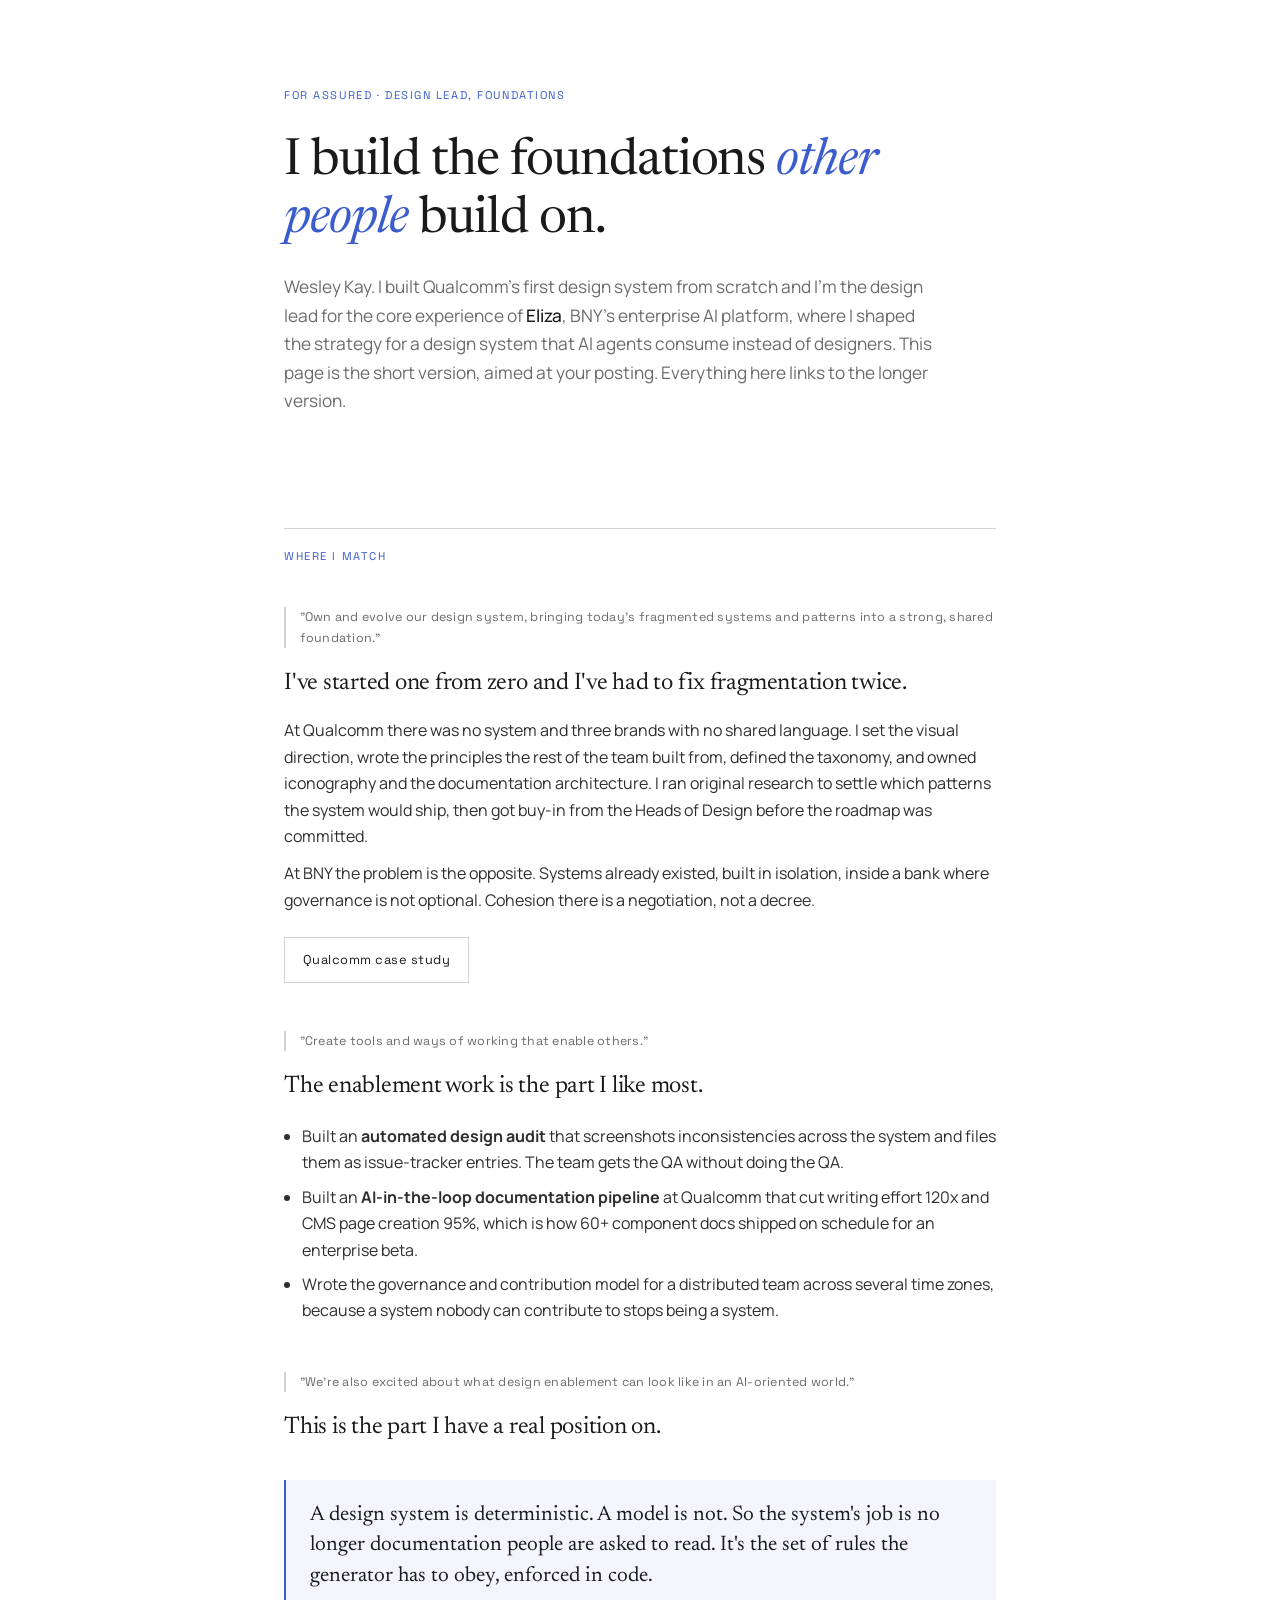
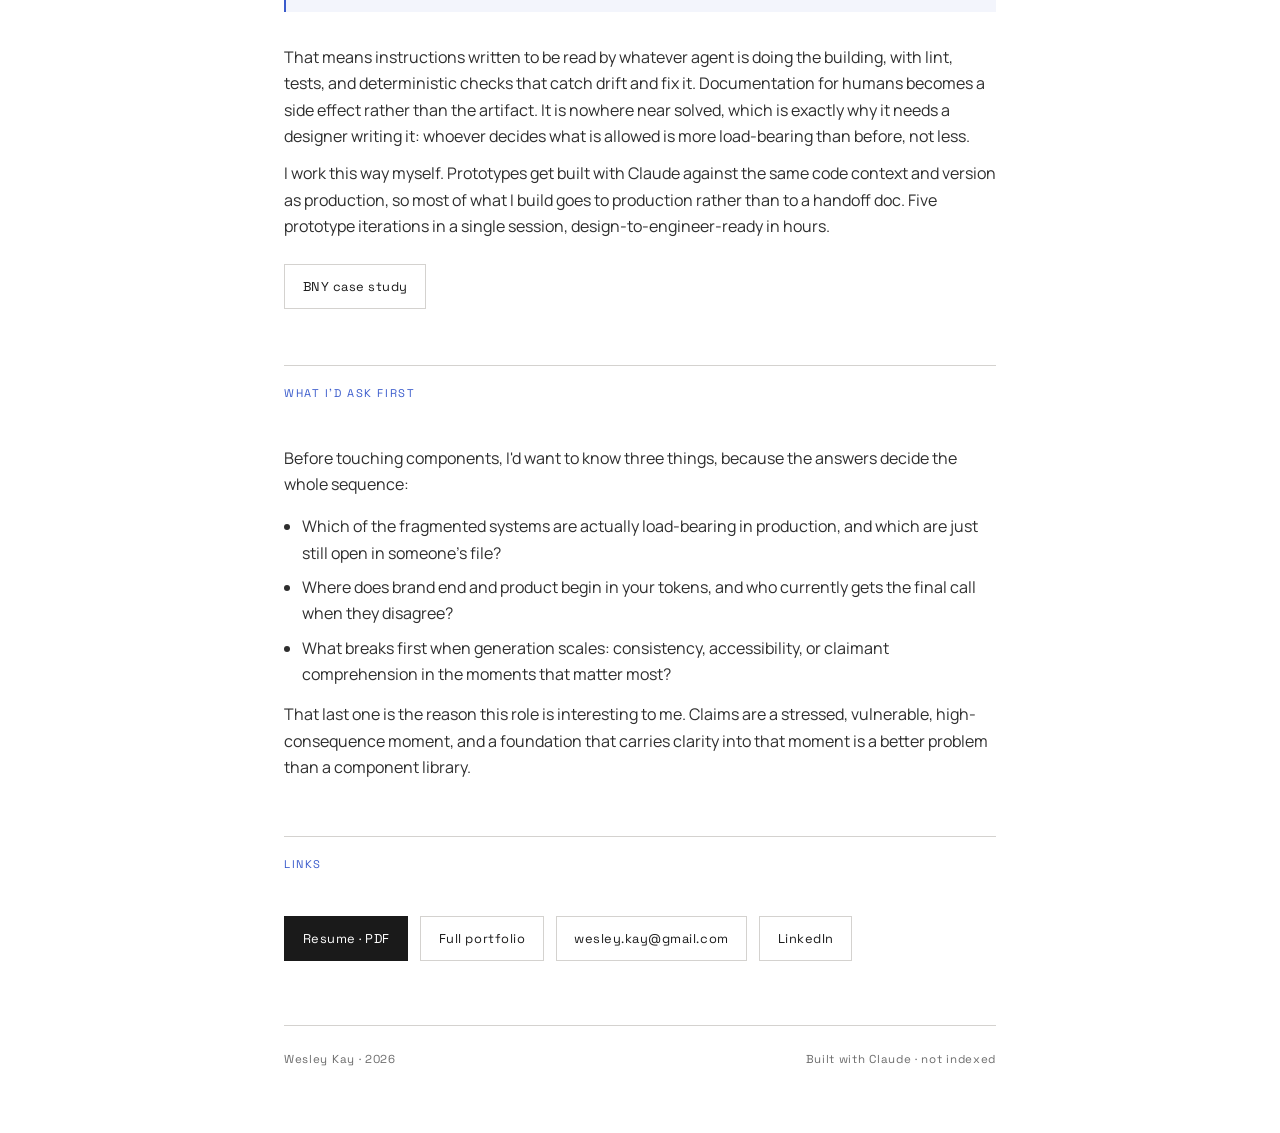
<file: assured/index.html>
<!DOCTYPE html>
<html lang="en">
<head>
<meta charset="UTF-8">
<meta name="viewport" content="width=device-width, initial-scale=1.0">
<meta name="robots" content="noindex, nofollow">
<title>Wesley Kay · for Assured · Design Lead, Foundations</title>
<link href="https://fonts.googleapis.com/css2?family=Newsreader:ital,opsz,wght@0,6..72,300;0,6..72,400;0,6..72,600;0,6..72,700;1,6..72,300;1,6..72,400&family=Space+Grotesk:wght@300;400;500;700&family=Manrope:wght@300;400;500;600&display=swap" rel="stylesheet">
<style>
  :root {
    --surface: #ffffff;
    --surface-low: #f7f7f5;
    --surface-high: #eeede9;
    --text: #1a1a1a;
    --text-dim: #2e2e2e;
    --text-muted: #6b6b6b;
    --accent: #3b5ccc;
    --accent-dim: rgba(59,92,204,0.06);
    --lilac: #7c3aad;
    --outline: #d4d2cf;
    --font-display: 'Newsreader', Georgia, serif;
    --font-body: 'Manrope', -apple-system, sans-serif;
    --font-label: 'Space Grotesk', monospace;
  }
  * { margin: 0; padding: 0; box-sizing: border-box; }
  html { scroll-behavior: smooth; }
  body {
    background: var(--surface);
    color: var(--text-dim);
    font-family: var(--font-body);
    font-size: 16px;
    line-height: 1.65;
    -webkit-font-smoothing: antialiased;
  }
  .wrap { max-width: 760px; margin: 0 auto; padding: 0 1.5rem; }
  a { color: var(--accent); text-decoration: none; }
  a:hover { text-decoration: underline; }
  a:focus-visible { outline: 2px solid var(--accent); outline-offset: 2px; }

  .label {
    font-family: var(--font-label);
    font-size: 0.7rem;
    letter-spacing: 0.14em;
    text-transform: uppercase;
    color: var(--accent);
  }
  header { padding: 5rem 0 3.5rem; }
  h1 {
    font-family: var(--font-display);
    font-size: clamp(2.1rem, 5.5vw, 3.2rem);
    font-weight: 400;
    line-height: 1.12;
    letter-spacing: -0.02em;
    color: var(--text);
    margin-top: 1.75rem;
  }
  h1 em { font-style: italic; color: var(--accent); }
  .sub { font-size: 1.08rem; color: var(--text-muted); margin-top: 1.5rem; max-width: 60ch; }
  .sub strong { color: var(--text); font-weight: 500; }

  .rule { border-top: 1px solid var(--outline); margin: 3.5rem 0 2.5rem; padding-top: 0.75rem; }

  h2 {
    font-family: var(--font-display);
    font-size: 1.5rem;
    font-weight: 400;
    color: var(--text);
    letter-spacing: -0.01em;
  }
  .ask {
    font-family: var(--font-label);
    font-size: 0.78rem;
    color: var(--text-muted);
    letter-spacing: 0.02em;
    border-left: 2px solid var(--outline);
    padding-left: 0.85rem;
    margin-bottom: 1rem;
  }
  section.block { margin-bottom: 3rem; }
  section.block p { margin-top: 0.85rem; }
  section.block p + p { margin-top: 0.7rem; }

  ul { margin: 1rem 0 0 1.1rem; }
  li { margin-bottom: 0.5rem; }

  .pull {
    font-family: var(--font-display);
    font-size: 1.32rem;
    line-height: 1.45;
    color: var(--text);
    background: var(--accent-dim);
    border-left: 2px solid var(--accent);
    padding: 1.25rem 1.5rem;
    margin: 2rem 0;
  }
  .links { display: flex; flex-wrap: wrap; gap: 0.75rem; margin-top: 1.5rem; }
  .links a {
    font-family: var(--font-label);
    font-size: 0.8rem;
    letter-spacing: 0.04em;
    border: 1px solid var(--outline);
    padding: 0.7rem 1.1rem;
    color: var(--text);
  }
  .links a:hover { border-color: var(--accent); color: var(--accent); text-decoration: none; }
  .links a.primary { background: var(--text); color: #fff; border-color: var(--text); }
  .links a.primary:hover { background: var(--accent); border-color: var(--accent); color: #fff; }

  footer {
    margin-top: 4rem;
    border-top: 1px solid var(--outline);
    padding: 1.5rem 0 4rem;
    font-family: var(--font-label);
    font-size: 0.72rem;
    letter-spacing: 0.06em;
    color: var(--text-muted);
    display: flex;
    justify-content: space-between;
    gap: 1rem;
    flex-wrap: wrap;
  }
</style>
</head>
<body>
<div class="wrap">

  <header>
    <span class="label">For Assured · Design Lead, Foundations</span>
    <h1>I build the foundations <em>other people</em> build on.</h1>
    <p class="sub">Wesley Kay. I built Qualcomm's first design system from scratch and I'm the design lead for the core experience of <strong>Eliza</strong>, BNY's enterprise AI platform, where I shaped the strategy for a design system that AI agents consume instead of designers. This page is the short version, aimed at your posting. Everything here links to the longer version.</p>
  </header>

  <div class="rule"><span class="label">Where I match</span></div>

  <section class="block">
    <p class="ask">"Own and evolve our design system, bringing today's fragmented systems and patterns into a strong, shared foundation."</p>
    <h2>I've started one from zero and I've had to fix fragmentation twice.</h2>
    <p>At Qualcomm there was no system and three brands with no shared language. I set the visual direction, wrote the principles the rest of the team built from, defined the taxonomy, and owned iconography and the documentation architecture. I ran original research to settle which patterns the system would ship, then got buy-in from the Heads of Design before the roadmap was committed.</p>
    <p>At BNY the problem is the opposite. Systems already existed, built in isolation, inside a bank where governance is not optional. Cohesion there is a negotiation, not a decree.</p>
    <div class="links">
      <a href="../#qds">Qualcomm case study</a>
    </div>
  </section>

  <section class="block">
    <p class="ask">"Create tools and ways of working that enable others."</p>
    <h2>The enablement work is the part I like most.</h2>
    <ul>
      <li>Built an <strong>automated design audit</strong> that screenshots inconsistencies across the system and files them as issue-tracker entries. The team gets the QA without doing the QA.</li>
      <li>Built an <strong>AI-in-the-loop documentation pipeline</strong> at Qualcomm that cut writing effort 120x and CMS page creation 95%, which is how 60+ component docs shipped on schedule for an enterprise beta.</li>
      <li>Wrote the governance and contribution model for a distributed team across several time zones, because a system nobody can contribute to stops being a system.</li>
    </ul>
  </section>

  <section class="block">
    <p class="ask">"We're also excited about what design enablement can look like in an AI-oriented world."</p>
    <h2>This is the part I have a real position on.</h2>
    <div class="pull">A design system is deterministic. A model is not. So the system's job is no longer documentation people are asked to read. It's the set of rules the generator has to obey, enforced in code.</div>
    <p>That means instructions written to be read by whatever agent is doing the building, with lint, tests, and deterministic checks that catch drift and fix it. Documentation for humans becomes a side effect rather than the artifact. It is nowhere near solved, which is exactly why it needs a designer writing it: whoever decides what is allowed is more load-bearing than before, not less.</p>
    <p>I work this way myself. Prototypes get built with Claude against the same code context and version as production, so most of what I build goes to production rather than to a handoff doc. Five prototype iterations in a single session, design-to-engineer-ready in hours.</p>
    <div class="links">
      <a href="../#bny">BNY case study</a>
    </div>
  </section>

  <div class="rule"><span class="label">What I'd ask first</span></div>

  <section class="block">
    <p>Before touching components, I'd want to know three things, because the answers decide the whole sequence:</p>
    <ul>
      <li>Which of the fragmented systems are actually load-bearing in production, and which are just still open in someone's file?</li>
      <li>Where does brand end and product begin in your tokens, and who currently gets the final call when they disagree?</li>
      <li>What breaks first when generation scales: consistency, accessibility, or claimant comprehension in the moments that matter most?</li>
    </ul>
    <p>That last one is the reason this role is interesting to me. Claims are a stressed, vulnerable, high-consequence moment, and a foundation that carries clarity into that moment is a better problem than a component library.</p>
  </section>

  <div class="rule"><span class="label">Links</span></div>

  <div class="links">
    <a class="primary" href="../Wesley-Kay-Resume-Foundations.pdf" target="_blank">Resume · PDF</a>
    <a href="../">Full portfolio</a>
    <a href="mailto:wesley.kay@gmail.com">wesley.kay@gmail.com</a>
    <a href="https://linkedin.com/in/wesley-kay" target="_blank">LinkedIn</a>
  </div>

  <footer>
    <span>Wesley Kay · 2026</span>
    <span>Built with Claude · not indexed</span>
  </footer>

</div>
</body>
</html>
</file>
